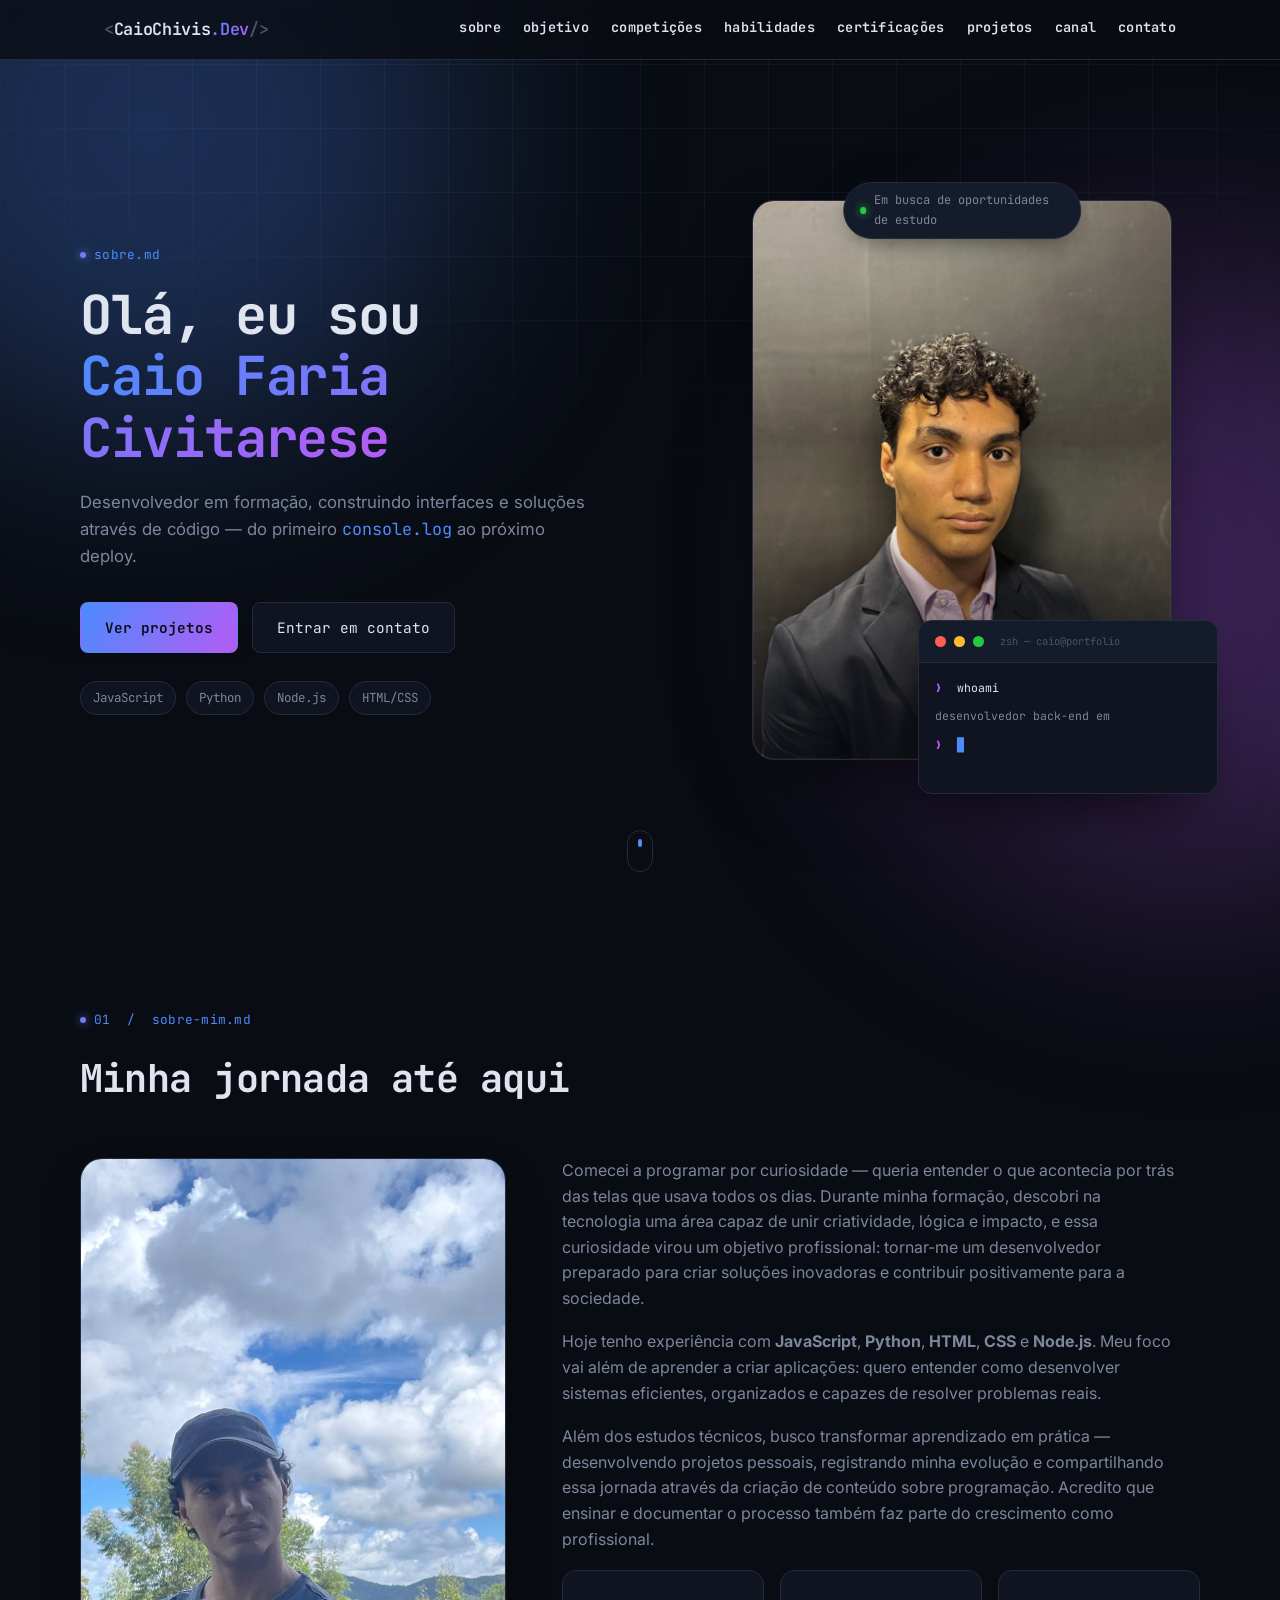
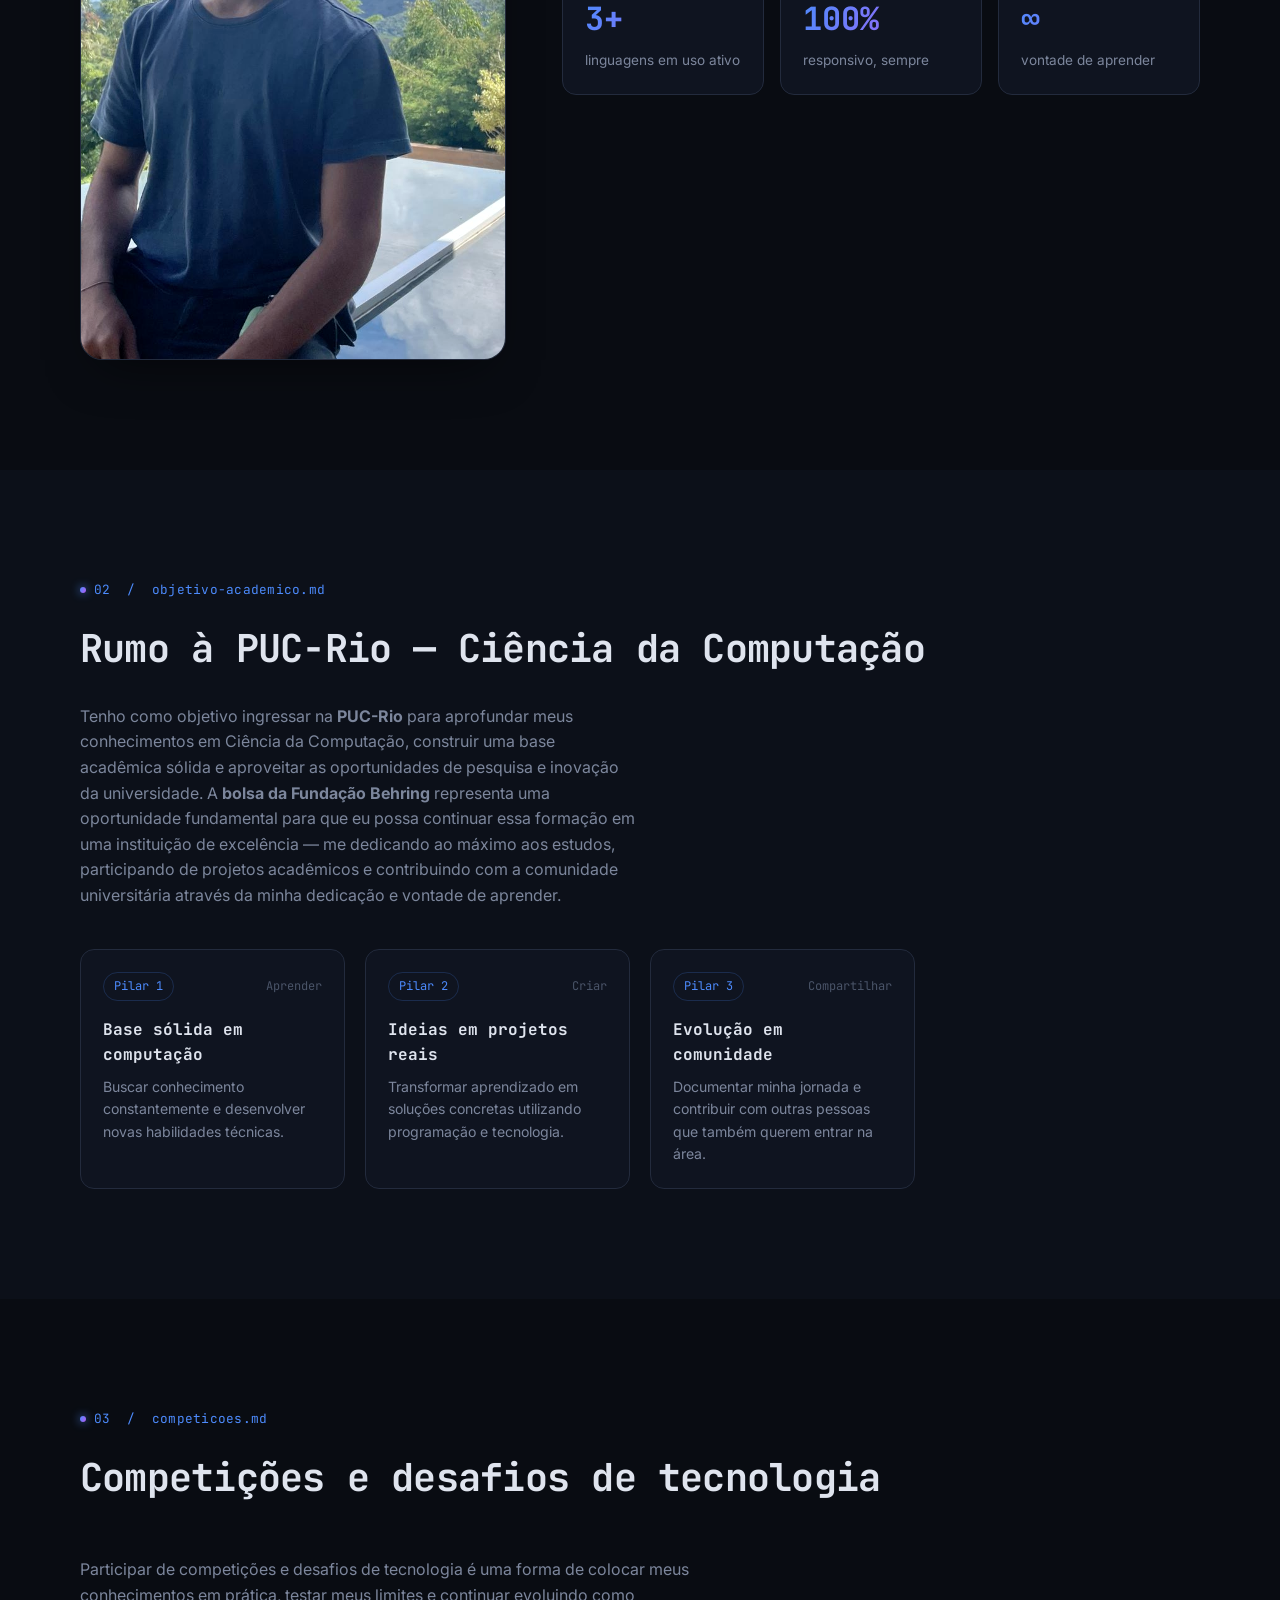
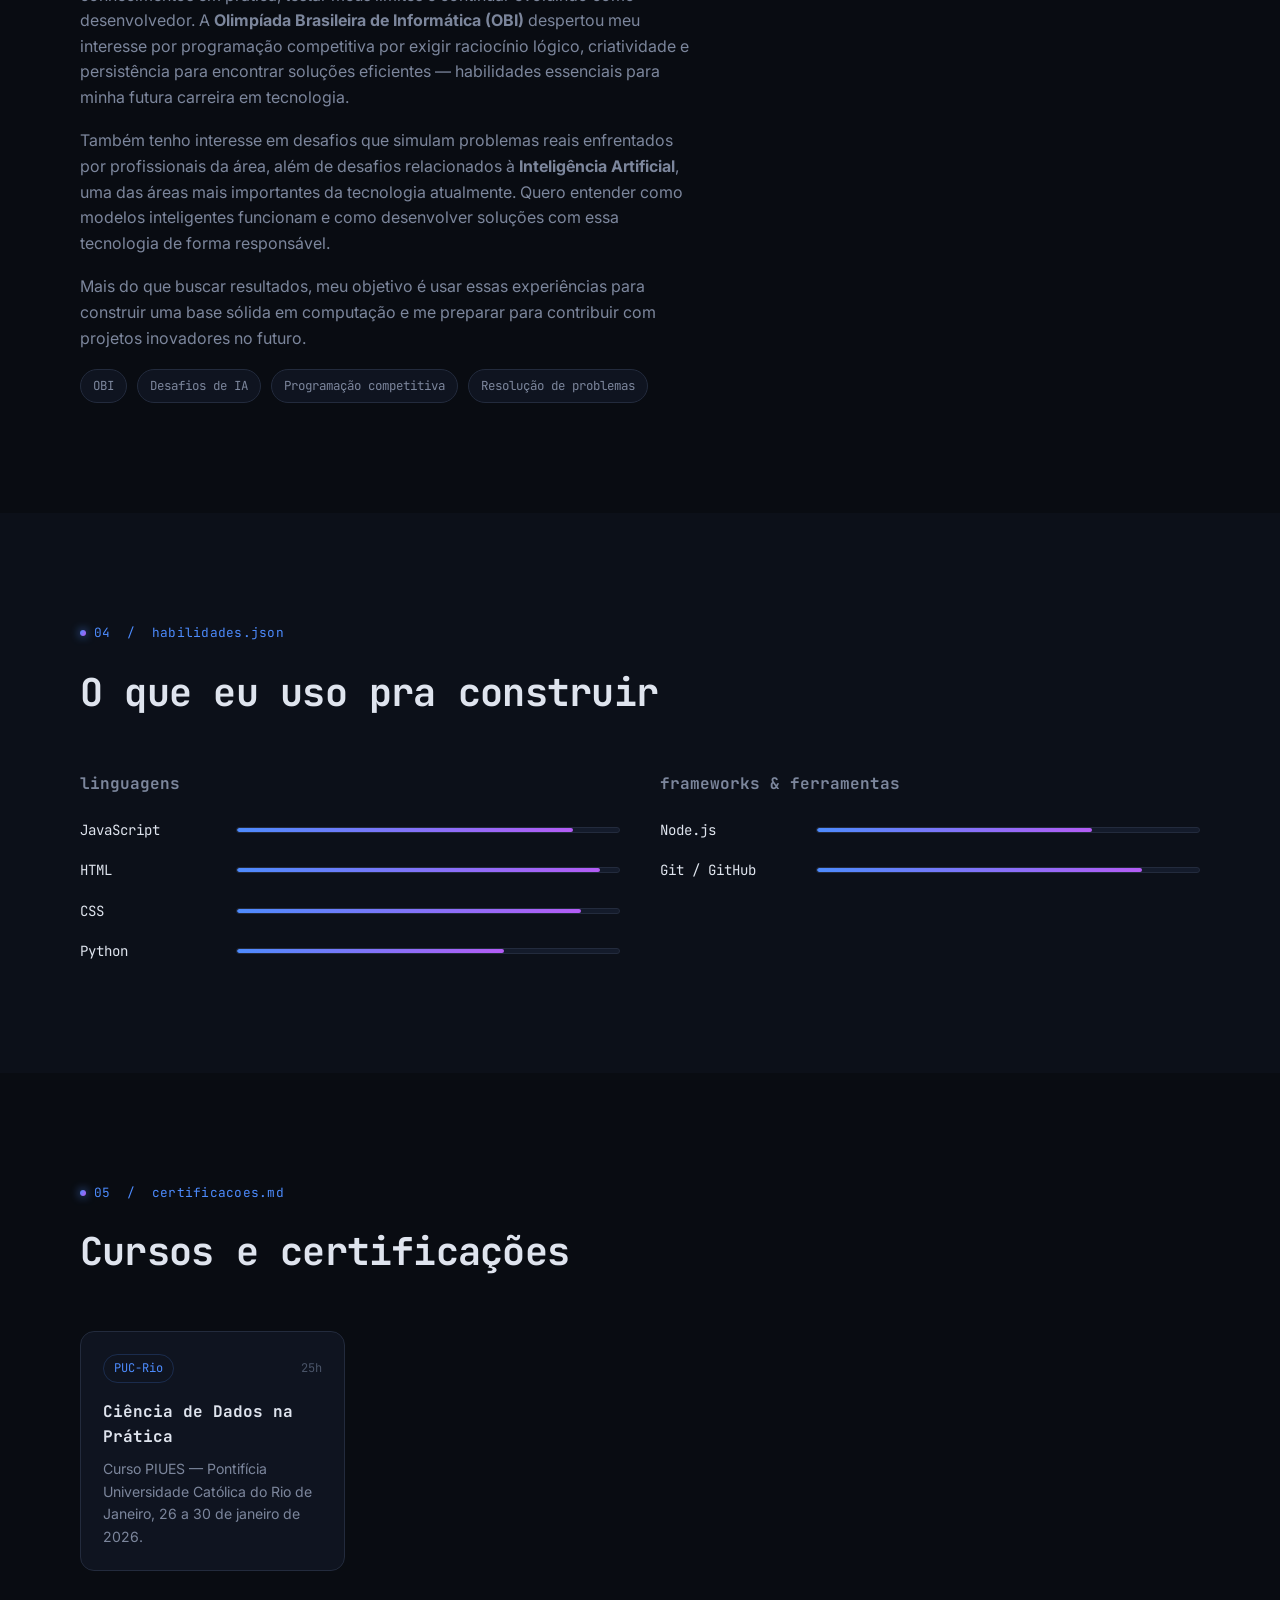
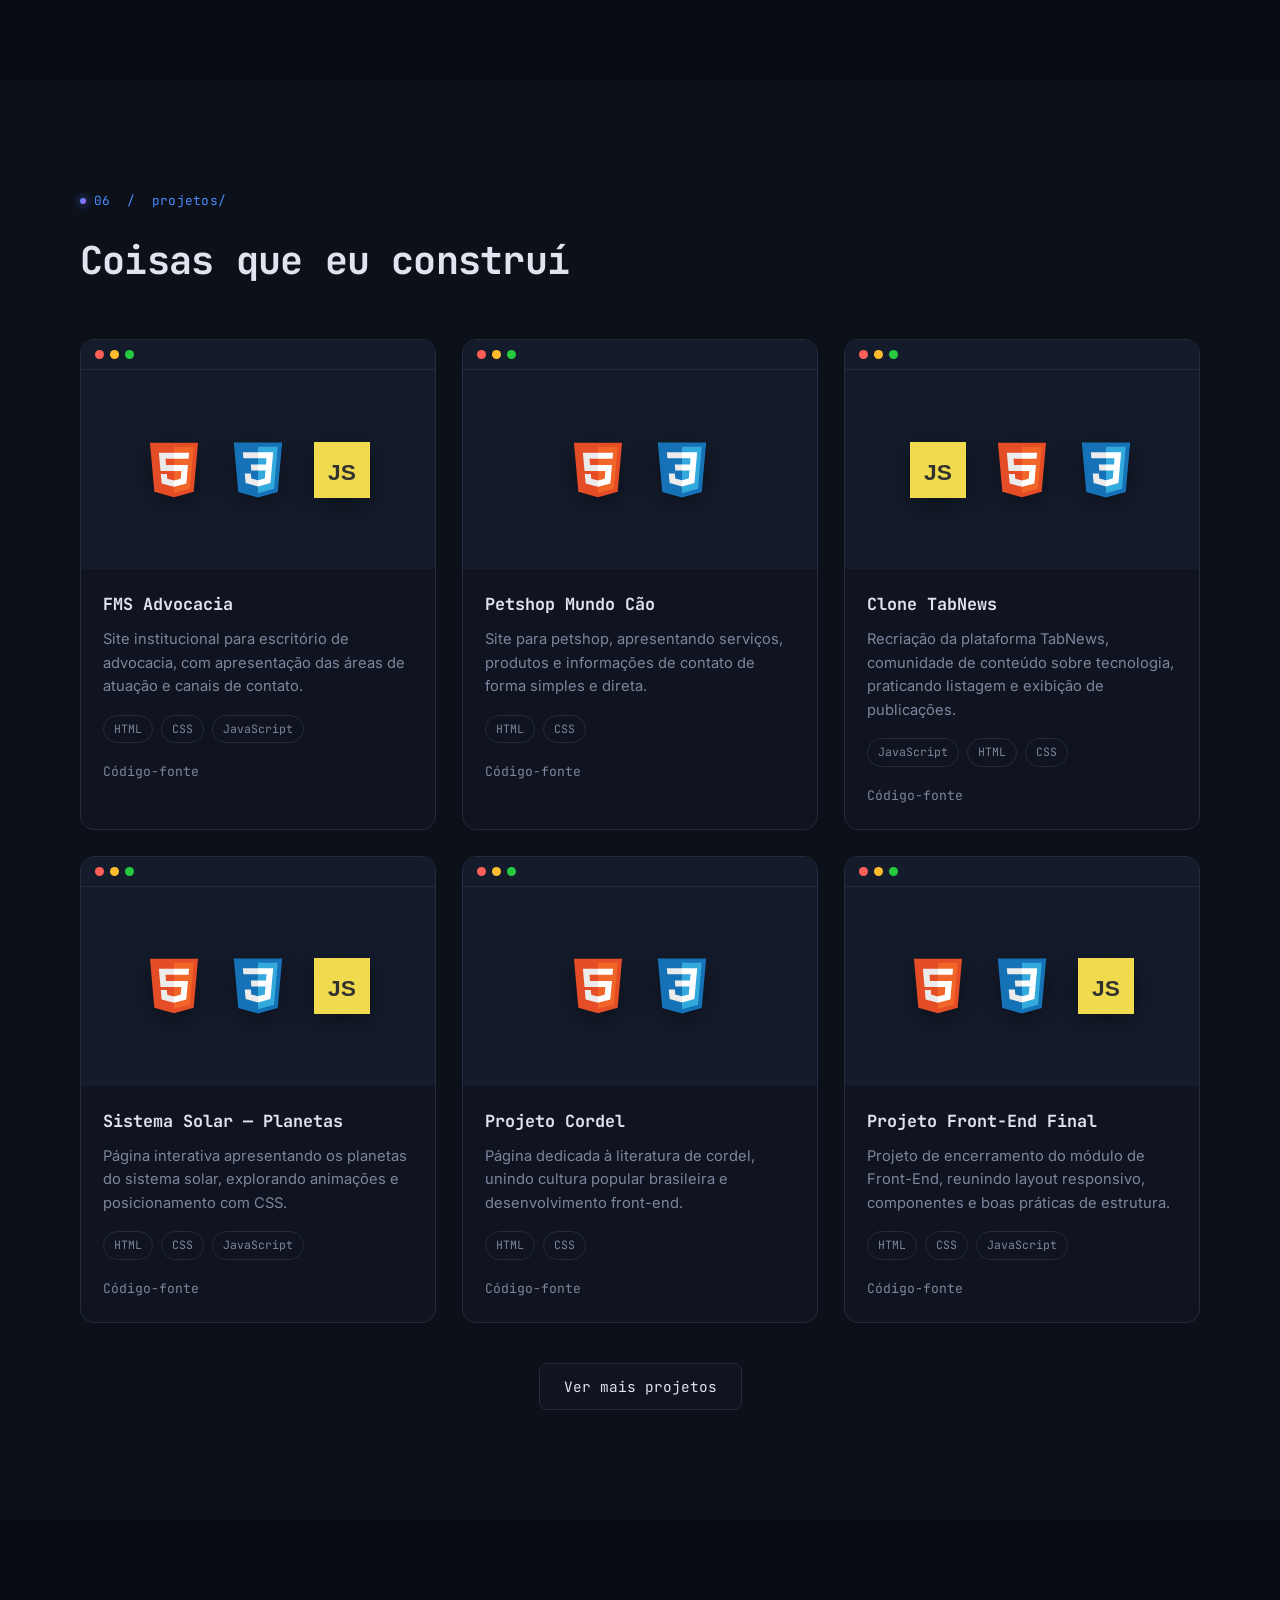
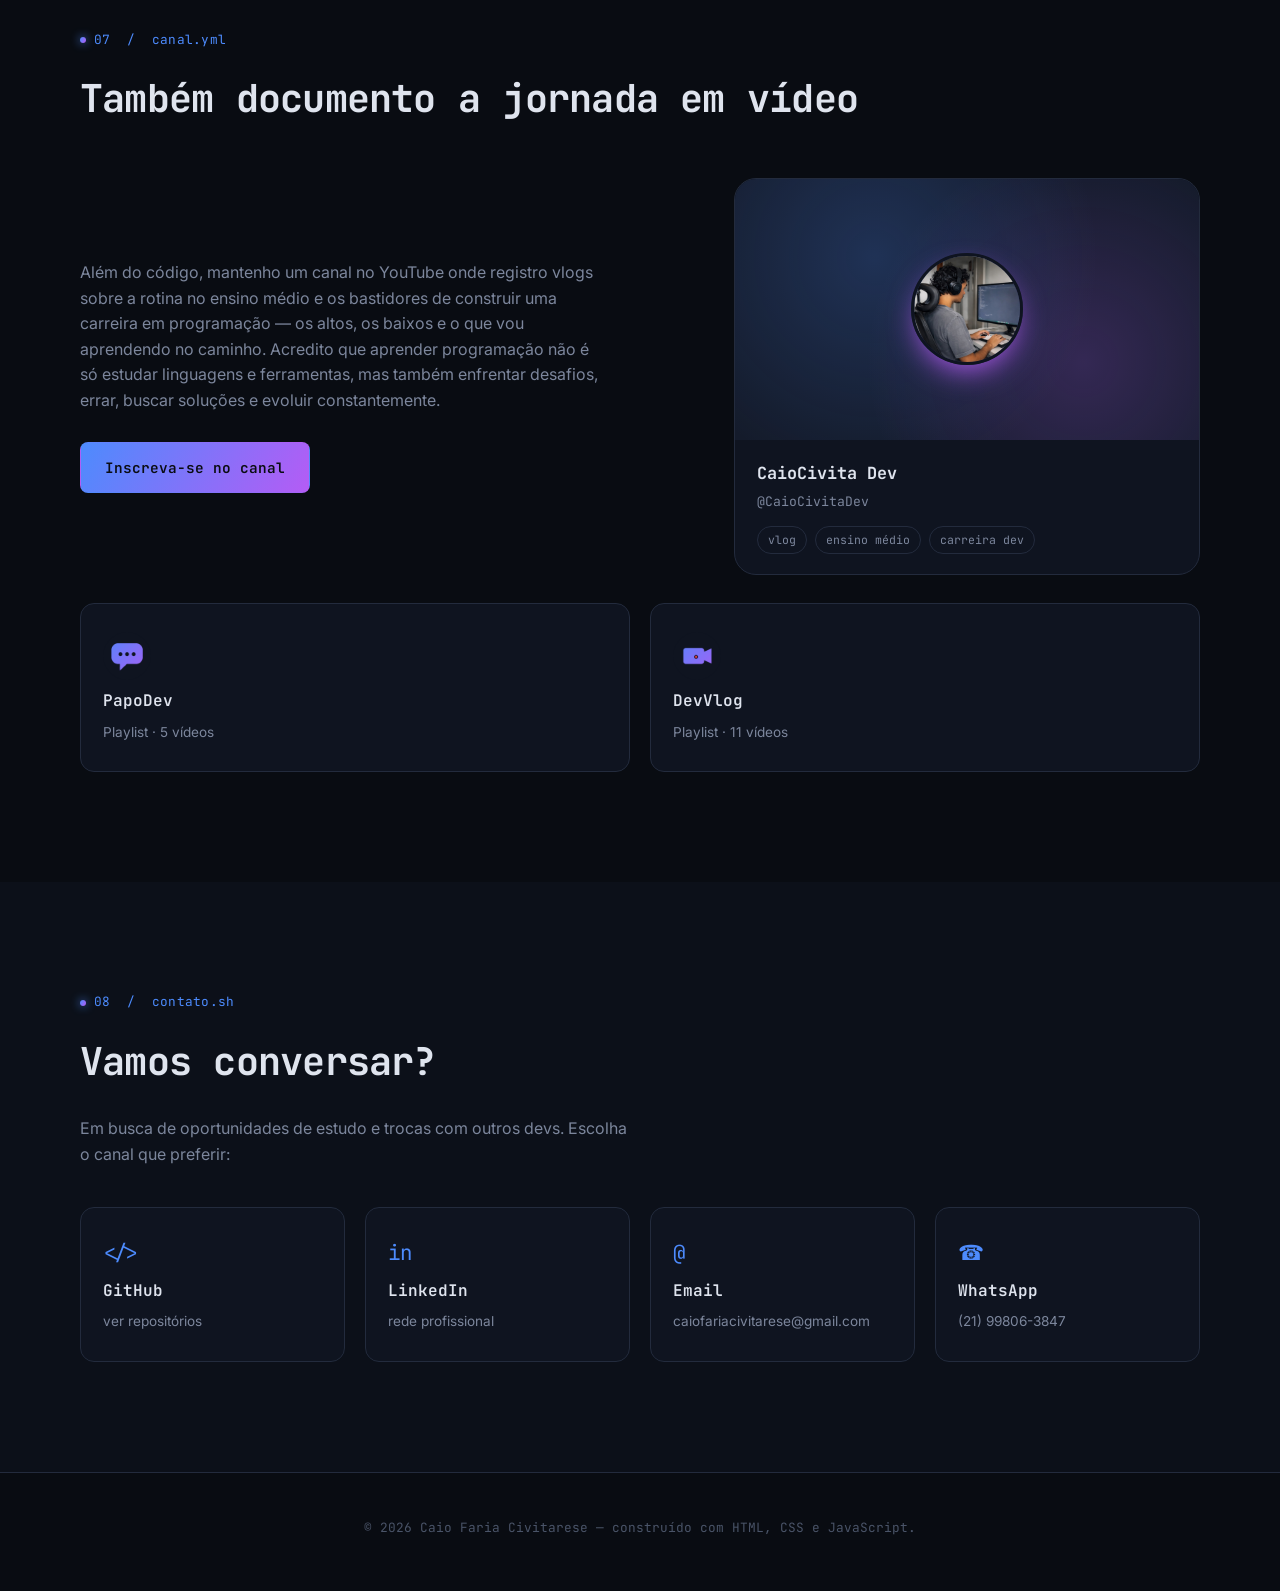
<file: index.html>
<!DOCTYPE html>
<html lang="pt-BR">
<head>
<meta charset="UTF-8">
<meta name="viewport" content="width=device-width, initial-scale=1.0">
<title>Caio Faria Civitarese — Desenvolvedor</title>
<meta name="description" content="Portfólio pessoal de Caio Faria Civitarese, desenvolvedor Back-End.">

<link rel="icon" type="image/png" sizes="32x32" href="images/favicon-32.png">
<link rel="icon" type="image/png" sizes="256x256" href="images/favicon-256.png">
<link rel="apple-touch-icon" sizes="180x180" href="images/apple-touch-icon.png">

<link rel="preconnect" href="https://fonts.googleapis.com">
<link rel="preconnect" href="https://fonts.gstatic.com" crossorigin>
<link href="https://fonts.googleapis.com/css2?family=JetBrains+Mono:wght@400;500;600;700&family=Inter:wght@400;500;600;700;800&display=swap" rel="stylesheet">

<link rel="stylesheet" href="css/style.css">
<link rel="stylesheet" href="css/animations.css">
<link rel="stylesheet" href="css/responsive.css">
</head>
<body>

<!-- background grid / glow -->
<div class="bg-grid" aria-hidden="true"></div>
<div class="bg-glow bg-glow--blue" aria-hidden="true"></div>
<div class="bg-glow bg-glow--purple" aria-hidden="true"></div>

<!-- ================= NAV ================= -->
<header class="nav" id="nav">
  <div class="nav__inner">
    <a href="#top" class="nav__logo">
      <span class="nav__logo-bracket">&lt;</span>CaioChivis<span class="nav__logo-accent">.Dev</span><span class="nav__logo-bracket">/&gt;</span>
    </a>

    <nav class="nav__links" id="navLinks">
      <a href="#sobre">sobre</a>
      <a href="#objetivo">objetivo</a>
      <a href="#competicoes">competições</a>
      <a href="#habilidades">habilidades</a>
      <a href="#certificacoes">certificações</a>
      <a href="#projetos">projetos</a>
      <a href="#canal">canal</a>
      <a href="#contato">contato</a>
    </nav>

    <button class="nav__toggle" id="navToggle" aria-label="Abrir menu" aria-expanded="false">
      <span></span><span></span><span></span>
    </button>
  </div>
</header>

<main id="top">

  <!-- ================= HERO ================= -->
  <section class="hero" id="hero">
    <div class="hero__inner">

      <div class="hero__copy">
        <p class="eyebrow reveal"><span class="eyebrow__dot"></span>sobre.md</p>
        <h1 class="hero__title reveal">
          Olá, eu sou<br>
          <span class="hero__title-name">Caio Faria<br>Civitarese</span>
        </h1>
        <p class="hero__subtitle reveal">
          Desenvolvedor em formação, construindo interfaces e soluções
          através de código &mdash; do primeiro <code>console.log</code>
          ao próximo deploy.
        </p>

        <div class="hero__actions reveal">
          <a href="#projetos" class="btn btn--primary">Ver projetos</a>
          <a href="#contato" class="btn btn--ghost">Entrar em contato</a>
        </div>

        <div class="hero__tags reveal">
          <span class="tag">JavaScript</span>
          <span class="tag">Python</span>
          <span class="tag">Node.js</span>
          <span class="tag">HTML/CSS</span>
        </div>
      </div>

      <div class="hero__visual reveal">
        <div class="hero__photo">
          <img src="images/profile.jpg" alt="Foto de Caio Faria Civitarese" width="900" height="1200" loading="eager">
          <span class="hero__photo-frame" aria-hidden="true"></span>
        </div>

        <div class="terminal terminal--floating">
          <div class="terminal__bar">
            <span class="dot dot--red"></span>
            <span class="dot dot--yellow"></span>
            <span class="dot dot--green"></span>
            <span class="terminal__title">zsh &mdash; caio@portfolio</span>
          </div>
          <div class="terminal__body">
            <p><span class="prompt">❯</span> whoami</p>
            <p class="terminal__out" id="typedOut"></p>
            <p class="terminal__line"><span class="prompt">❯</span> <span class="cursor" aria-hidden="true">&#9608;</span></p>
          </div>
        </div>

        <div class="hero__badge">
          <span class="hero__badge-dot"></span>
          Em busca de oportunidades de estudo
        </div>
      </div>

    </div>
    <a href="#sobre" class="scroll-cue" aria-label="Rolar para a seção seguinte">
      <span></span>
    </a>
  </section>

  <!-- ================= SOBRE ================= -->
  <section class="section" id="sobre">
    <div class="section__inner">
      <p class="eyebrow reveal"><span class="eyebrow__dot"></span>01 &nbsp;/&nbsp; sobre-mim.md</p>
      <h2 class="section__title reveal">Minha jornada até aqui</h2>

      <div class="about">
        <div class="about__side reveal">
          <div class="about__avatar">
            <img src="images/profile-square.jpg" alt="Foto de Caio Faria Civitarese" width="800" height="800" loading="lazy">
          </div>
        </div>

        <div class="about__text reveal">
          <p>
            Comecei a programar por curiosidade &mdash; queria entender o que
            acontecia por trás das telas que usava todos os dias. Durante
            minha formação, descobri na tecnologia uma área capaz de unir
            criatividade, lógica e impacto, e essa curiosidade virou um
            objetivo profissional: tornar-me um desenvolvedor preparado para
            criar soluções inovadoras e contribuir positivamente para a
            sociedade.
          </p>
          <p>
            Hoje tenho experiência com <strong>JavaScript</strong>,
            <strong>Python</strong>, <strong>HTML</strong>,
            <strong>CSS</strong> e <strong>Node.js</strong>. Meu foco vai
            além de aprender a criar aplicações: quero entender como
            desenvolver sistemas eficientes, organizados e capazes de
            resolver problemas reais.
          </p>
          <p>
            Além dos estudos técnicos, busco transformar aprendizado em
            prática &mdash; desenvolvendo projetos pessoais, registrando minha
            evolução e compartilhando essa jornada através da criação de
            conteúdo sobre programação. Acredito que ensinar e documentar o
            processo também faz parte do crescimento como profissional.
          </p>

          <div class="about__stats about__stats--row">
            <div class="stat-card">
              <span class="stat-card__value">3+</span>
              <span class="stat-card__label">linguagens em uso ativo</span>
            </div>
            <div class="stat-card">
              <span class="stat-card__value">100%</span>
              <span class="stat-card__label">responsivo, sempre</span>
            </div>
            <div class="stat-card">
              <span class="stat-card__value">∞</span>
              <span class="stat-card__label">vontade de aprender</span>
            </div>
          </div>
        </div>
      </div>
    </div>
  </section>

  <!-- ================= OBJETIVO ACADÊMICO ================= -->
  <section class="section section--alt" id="objetivo">
    <div class="section__inner">
      <p class="eyebrow reveal"><span class="eyebrow__dot"></span>02 &nbsp;/&nbsp; objetivo-academico.md</p>
      <h2 class="section__title reveal">Rumo à PUC-Rio &mdash; Ciência da Computação</h2>
      <p class="contact__lead reveal">
        Tenho como objetivo ingressar na <strong>PUC-Rio</strong> para
        aprofundar meus conhecimentos em Ciência da Computação, construir
        uma base acadêmica sólida e aproveitar as oportunidades de pesquisa
        e inovação da universidade. A <strong>bolsa da Fundação Behring</strong>
        representa uma oportunidade fundamental para que eu possa continuar
        essa formação em uma instituição de excelência &mdash; me dedicando ao
        máximo aos estudos, participando de projetos acadêmicos e
        contribuindo com a comunidade universitária através da minha
        dedicação e vontade de aprender.
      </p>

      <div class="certs">
        <div class="cert-card reveal">
          <div class="cert-card__top">
            <span class="cert-card__badge">Pilar 1</span>
            <span class="cert-card__hours">Aprender</span>
          </div>
          <h3>Base sólida em computação</h3>
          <p>Buscar conhecimento constantemente e desenvolver novas habilidades técnicas.</p>
        </div>
        <div class="cert-card reveal">
          <div class="cert-card__top">
            <span class="cert-card__badge">Pilar 2</span>
            <span class="cert-card__hours">Criar</span>
          </div>
          <h3>Ideias em projetos reais</h3>
          <p>Transformar aprendizado em soluções concretas utilizando programação e tecnologia.</p>
        </div>
        <div class="cert-card reveal">
          <div class="cert-card__top">
            <span class="cert-card__badge">Pilar 3</span>
            <span class="cert-card__hours">Compartilhar</span>
          </div>
          <h3>Evolução em comunidade</h3>
          <p>Documentar minha jornada e contribuir com outras pessoas que também querem entrar na área.</p>
        </div>
      </div>
    </div>
  </section>

  <!-- ================= COMPETIÇÕES ================= -->
  <section class="section" id="competicoes">
    <div class="section__inner">
      <p class="eyebrow reveal"><span class="eyebrow__dot"></span>03 &nbsp;/&nbsp; competicoes.md</p>
      <h2 class="section__title reveal">Competições e desafios de tecnologia</h2>

      <div class="about__text reveal">
        <p>
          Participar de competições e desafios de tecnologia é uma forma de
          colocar meus conhecimentos em prática, testar meus limites e
          continuar evoluindo como desenvolvedor. A
          <strong>Olimpíada Brasileira de Informática (OBI)</strong>
          despertou meu interesse por programação competitiva por exigir
          raciocínio lógico, criatividade e persistência para encontrar
          soluções eficientes &mdash; habilidades essenciais para minha futura
          carreira em tecnologia.
        </p>
        <p>
          Também tenho interesse em desafios que simulam problemas reais
          enfrentados por profissionais da área, além de desafios
          relacionados à <strong>Inteligência Artificial</strong>, uma das
          áreas mais importantes da tecnologia atualmente. Quero entender
          como modelos inteligentes funcionam e como desenvolver soluções
          com essa tecnologia de forma responsável.
        </p>
        <p>
          Mais do que buscar resultados, meu objetivo é usar essas
          experiências para construir uma base sólida em computação e me
          preparar para contribuir com projetos inovadores no futuro.
        </p>
        <div class="hero__tags" style="margin-top: 8px;">
          <span class="tag">OBI</span>
          <span class="tag">Desafios de IA</span>
          <span class="tag">Programação competitiva</span>
          <span class="tag">Resolução de problemas</span>
        </div>
      </div>
    </div>
  </section>

  <!-- ================= HABILIDADES ================= -->
  <section class="section section--alt" id="habilidades">
    <div class="section__inner">
      <p class="eyebrow reveal"><span class="eyebrow__dot"></span>04 &nbsp;/&nbsp; habilidades.json</p>
      <h2 class="section__title reveal">O que eu uso pra construir</h2>

      <div class="skills">
        <div class="skill-group reveal">
          <h3 class="skill-group__title">Linguagens</h3>
          <ul class="skill-list">
            <li class="skill"><span>JavaScript</span><div class="skill__bar"><span style="--w:88%"></span></div></li>
            <li class="skill"><span>HTML</span><div class="skill__bar"><span style="--w:95%"></span></div></li>
            <li class="skill"><span>CSS</span><div class="skill__bar"><span style="--w:90%"></span></div></li>
            <li class="skill"><span>Python</span><div class="skill__bar"><span style="--w:70%"></span></div></li>
          </ul>
        </div>

        <div class="skill-group reveal">
          <h3 class="skill-group__title">Frameworks &amp; ferramentas</h3>
          <ul class="skill-list">
            <li class="skill"><span>Node.js</span><div class="skill__bar"><span style="--w:72%"></span></div></li>
            <li class="skill"><span>Git / GitHub</span><div class="skill__bar"><span style="--w:85%"></span></div></li>
          </ul>
        </div>
      </div>
    </div>
  </section>

  <!-- ================= CERTIFICAÇÕES ================= -->
  <section class="section" id="certificacoes">
    <div class="section__inner">
      <p class="eyebrow reveal"><span class="eyebrow__dot"></span>05 &nbsp;/&nbsp; certificacoes.md</p>
      <h2 class="section__title reveal">Cursos e certificações</h2>

      <div class="certs">
        <div class="cert-card reveal">
          <div class="cert-card__top">
            <span class="cert-card__badge">PUC-Rio</span>
            <span class="cert-card__hours">25h</span>
          </div>
          <h3>Ciência de Dados na Prática</h3>
          <p>Curso PIUES &mdash; Pontifícia Universidade Católica do Rio de Janeiro, 26 a 30 de janeiro de 2026.</p>
        </div>
      </div>
    </div>
  </section>

  <!-- ================= PROJETOS ================= -->
  <section class="section section--alt" id="projetos">
    <div class="section__inner">
      <p class="eyebrow reveal"><span class="eyebrow__dot"></span>06 &nbsp;/&nbsp; projetos/</p>
      <h2 class="section__title reveal">Coisas que eu construí</h2>

      <div class="projects">

        <article class="project-card reveal">
          <div class="project-card__window">
            <div class="project-card__bar">
              <span class="dot dot--red"></span><span class="dot dot--yellow"></span><span class="dot dot--green"></span>
            </div>
            <div class="project-card__thumb project-card__thumb--a project-card__thumb--tech">
              <img src="images/icons/html5.svg" alt="HTML5" class="tech-icon" loading="lazy">
              <img src="images/icons/css3.svg" alt="CSS3" class="tech-icon" loading="lazy">
              <img src="images/icons/javascript.svg" alt="JavaScript" class="tech-icon" loading="lazy">
            </div>
          </div>
          <div class="project-card__body">
            <h3>FMS Advocacia</h3>
            <p>Site institucional para escritório de advocacia, com apresentação das áreas de atuação e canais de contato.</p>
            <div class="project-card__tags">
              <span class="tag tag--sm">HTML</span>
              <span class="tag tag--sm">CSS</span>
              <span class="tag tag--sm">JavaScript</span>
            </div>
            <div class="project-card__links">
              <a href="https://github.com/CaioCivitarese/FMS---Advocacia" target="_blank" rel="noopener" class="link-btn">Código-fonte</a>
            </div>
          </div>
        </article>

        <article class="project-card reveal">
          <div class="project-card__window">
            <div class="project-card__bar">
              <span class="dot dot--red"></span><span class="dot dot--yellow"></span><span class="dot dot--green"></span>
            </div>
            <div class="project-card__thumb project-card__thumb--b project-card__thumb--tech">
              <img src="images/icons/html5.svg" alt="HTML5" class="tech-icon" loading="lazy">
              <img src="images/icons/css3.svg" alt="CSS3" class="tech-icon" loading="lazy">
            </div>
          </div>
          <div class="project-card__body">
            <h3>Petshop Mundo Cão</h3>
            <p>Site para petshop, apresentando serviços, produtos e informações de contato de forma simples e direta.</p>
            <div class="project-card__tags">
              <span class="tag tag--sm">HTML</span>
              <span class="tag tag--sm">CSS</span>
            </div>
            <div class="project-card__links">
              <a href="https://github.com/CaioCivitarese/petshop_mundo-cao" target="_blank" rel="noopener" class="link-btn">Código-fonte</a>
            </div>
          </div>
        </article>

        <article class="project-card reveal">
          <div class="project-card__window">
            <div class="project-card__bar">
              <span class="dot dot--red"></span><span class="dot dot--yellow"></span><span class="dot dot--green"></span>
            </div>
            <div class="project-card__thumb project-card__thumb--c project-card__thumb--tech">
              <img src="images/icons/javascript.svg" alt="JavaScript" class="tech-icon" loading="lazy">
              <img src="images/icons/html5.svg" alt="HTML5" class="tech-icon" loading="lazy">
              <img src="images/icons/css3.svg" alt="CSS3" class="tech-icon" loading="lazy">
            </div>
          </div>
          <div class="project-card__body">
            <h3>Clone TabNews</h3>
            <p>Recriação da plataforma TabNews, comunidade de conteúdo sobre tecnologia, praticando listagem e exibição de publicações.</p>
            <div class="project-card__tags">
              <span class="tag tag--sm">JavaScript</span>
              <span class="tag tag--sm">HTML</span>
              <span class="tag tag--sm">CSS</span>
            </div>
            <div class="project-card__links">
              <a href="https://github.com/CaioCivitarese/clone-tabnews" target="_blank" rel="noopener" class="link-btn">Código-fonte</a>
            </div>
          </div>
        </article>

        <article class="project-card reveal">
          <div class="project-card__window">
            <div class="project-card__bar">
              <span class="dot dot--red"></span><span class="dot dot--yellow"></span><span class="dot dot--green"></span>
            </div>
            <div class="project-card__thumb project-card__thumb--d project-card__thumb--tech">
              <img src="images/icons/html5.svg" alt="HTML5" class="tech-icon" loading="lazy">
              <img src="images/icons/css3.svg" alt="CSS3" class="tech-icon" loading="lazy">
              <img src="images/icons/javascript.svg" alt="JavaScript" class="tech-icon" loading="lazy">
            </div>
          </div>
          <div class="project-card__body">
            <h3>Sistema Solar &mdash; Planetas</h3>
            <p>Página interativa apresentando os planetas do sistema solar, explorando animações e posicionamento com CSS.</p>
            <div class="project-card__tags">
              <span class="tag tag--sm">HTML</span>
              <span class="tag tag--sm">CSS</span>
              <span class="tag tag--sm">JavaScript</span>
            </div>
            <div class="project-card__links">
              <a href="https://github.com/CaioCivitarese/planetas_cistema_solar" target="_blank" rel="noopener" class="link-btn">Código-fonte</a>
            </div>
          </div>
        </article>

        <article class="project-card reveal">
          <div class="project-card__window">
            <div class="project-card__bar">
              <span class="dot dot--red"></span><span class="dot dot--yellow"></span><span class="dot dot--green"></span>
            </div>
            <div class="project-card__thumb project-card__thumb--e project-card__thumb--tech">
              <img src="images/icons/html5.svg" alt="HTML5" class="tech-icon" loading="lazy">
              <img src="images/icons/css3.svg" alt="CSS3" class="tech-icon" loading="lazy">
            </div>
          </div>
          <div class="project-card__body">
            <h3>Projeto Cordel</h3>
            <p>Página dedicada à literatura de cordel, unindo cultura popular brasileira e desenvolvimento front-end.</p>
            <div class="project-card__tags">
              <span class="tag tag--sm">HTML</span>
              <span class="tag tag--sm">CSS</span>
            </div>
            <div class="project-card__links">
              <a href="https://github.com/CaioCivitarese/projeto-cordel" target="_blank" rel="noopener" class="link-btn">Código-fonte</a>
            </div>
          </div>
        </article>

        <article class="project-card reveal">
          <div class="project-card__window">
            <div class="project-card__bar">
              <span class="dot dot--red"></span><span class="dot dot--yellow"></span><span class="dot dot--green"></span>
            </div>
            <div class="project-card__thumb project-card__thumb--f project-card__thumb--tech">
              <img src="images/icons/html5.svg" alt="HTML5" class="tech-icon" loading="lazy">
              <img src="images/icons/css3.svg" alt="CSS3" class="tech-icon" loading="lazy">
              <img src="images/icons/javascript.svg" alt="JavaScript" class="tech-icon" loading="lazy">
            </div>
          </div>
          <div class="project-card__body">
            <h3>Projeto Front-End Final</h3>
            <p>Projeto de encerramento do módulo de Front-End, reunindo layout responsivo, componentes e boas práticas de estrutura.</p>
            <div class="project-card__tags">
              <span class="tag tag--sm">HTML</span>
              <span class="tag tag--sm">CSS</span>
              <span class="tag tag--sm">JavaScript</span>
            </div>
            <div class="project-card__links">
              <a href="https://github.com/CaioCivitarese/Projeto-Front-End-Final" target="_blank" rel="noopener" class="link-btn">Código-fonte</a>
            </div>
          </div>
        </article>

        <article class="project-card reveal project-card--extra">
          <div class="project-card__window">
            <div class="project-card__bar">
              <span class="dot dot--red"></span><span class="dot dot--yellow"></span><span class="dot dot--green"></span>
            </div>
            <div class="project-card__thumb project-card__thumb--tech project-card__thumb--code">
              <img src="images/icons/python.svg" alt="Python" class="tech-icon" loading="lazy">
              <span class="thumb-year-badge">OBI 2020</span>
            </div>
          </div>
          <div class="project-card__body">
            <h3>Simulado OBI 2020</h3>
            <p>Resolução do simulado da Olimpíada Brasileira de Informática de 2020, como preparo para o desafio de admissão da PUC-Rio.</p>
            <div class="project-card__tags">
              <span class="tag tag--sm">Python</span>
              <span class="tag tag--sm">OBI</span>
              <span class="tag tag--sm">Lógica</span>
            </div>
            <div class="project-card__links">
              <a href="https://github.com/CaioCivitarese/Exercicios_para_desafio_PUC/tree/21b0c921e2b862e3011e91d850f79173537aef38/Exercicios%20simulados/Prova%20OBI%202020" target="_blank" rel="noopener" class="link-btn">Código-fonte</a>
            </div>
          </div>
        </article>

        <article class="project-card reveal project-card--extra">
          <div class="project-card__window">
            <div class="project-card__bar">
              <span class="dot dot--red"></span><span class="dot dot--yellow"></span><span class="dot dot--green"></span>
            </div>
            <div class="project-card__thumb project-card__thumb--tech project-card__thumb--code">
              <img src="images/icons/python.svg" alt="Python" class="tech-icon" loading="lazy">
              <span class="thumb-year-badge">OBI 2021</span>
            </div>
          </div>
          <div class="project-card__body">
            <h3>Simulado OBI 2021</h3>
            <p>Resolução do simulado da Olimpíada Brasileira de Informática de 2021, como preparo para o desafio de admissão da PUC-Rio.</p>
            <div class="project-card__tags">
              <span class="tag tag--sm">Python</span>
              <span class="tag tag--sm">OBI</span>
              <span class="tag tag--sm">Lógica</span>
            </div>
            <div class="project-card__links">
              <a href="https://github.com/CaioCivitarese/Exercicios_para_desafio_PUC/tree/21b0c921e2b862e3011e91d850f79173537aef38/Exercicios%20simulados/Prova%20OBI%202021" target="_blank" rel="noopener" class="link-btn">Código-fonte</a>
            </div>
          </div>
        </article>

        <article class="project-card reveal project-card--extra">
          <div class="project-card__window">
            <div class="project-card__bar">
              <span class="dot dot--red"></span><span class="dot dot--yellow"></span><span class="dot dot--green"></span>
            </div>
            <div class="project-card__thumb project-card__thumb--tech project-card__thumb--code">
              <img src="images/icons/python.svg" alt="Python" class="tech-icon" loading="lazy">
              <span class="thumb-year-badge">OBI 2022</span>
            </div>
          </div>
          <div class="project-card__body">
            <h3>Simulado OBI 2022</h3>
            <p>Resolução do simulado da Olimpíada Brasileira de Informática de 2022, como preparo para o desafio de admissão da PUC-Rio.</p>
            <div class="project-card__tags">
              <span class="tag tag--sm">Python</span>
              <span class="tag tag--sm">OBI</span>
              <span class="tag tag--sm">Lógica</span>
            </div>
            <div class="project-card__links">
              <a href="https://github.com/CaioCivitarese/Exercicios_para_desafio_PUC/tree/21b0c921e2b862e3011e91d850f79173537aef38/Exercicios%20simulados/Prova%20OBI%202022" target="_blank" rel="noopener" class="link-btn">Código-fonte</a>
            </div>
          </div>
        </article>

        <article class="project-card reveal project-card--extra">
          <div class="project-card__window">
            <div class="project-card__bar">
              <span class="dot dot--red"></span><span class="dot dot--yellow"></span><span class="dot dot--green"></span>
            </div>
            <div class="project-card__thumb project-card__thumb--tech project-card__thumb--code">
              <img src="images/icons/python.svg" alt="Python" class="tech-icon" loading="lazy">
              <span class="thumb-year-badge">OBI 2023</span>
            </div>
          </div>
          <div class="project-card__body">
            <h3>Simulado OBI 2023</h3>
            <p>Resolução do simulado da Olimpíada Brasileira de Informática de 2023, como preparo para o desafio de admissão da PUC-Rio.</p>
            <div class="project-card__tags">
              <span class="tag tag--sm">Python</span>
              <span class="tag tag--sm">OBI</span>
              <span class="tag tag--sm">Lógica</span>
            </div>
            <div class="project-card__links">
              <a href="https://github.com/CaioCivitarese/Exercicios_para_desafio_PUC/tree/21b0c921e2b862e3011e91d850f79173537aef38/Exercicios%20simulados/Prova%20OBI%202023" target="_blank" rel="noopener" class="link-btn">Código-fonte</a>
            </div>
          </div>
        </article>

        <article class="project-card reveal project-card--extra">
          <div class="project-card__window">
            <div class="project-card__bar">
              <span class="dot dot--red"></span><span class="dot dot--yellow"></span><span class="dot dot--green"></span>
            </div>
            <div class="project-card__thumb project-card__thumb--tech project-card__thumb--code">
              <img src="images/icons/python.svg" alt="Python" class="tech-icon" loading="lazy">
              <span class="thumb-year-badge">OBI 2024</span>
            </div>
          </div>
          <div class="project-card__body">
            <h3>Simulado OBI 2024</h3>
            <p>Resolução do simulado da Olimpíada Brasileira de Informática de 2024, como preparo para o desafio de admissão da PUC-Rio.</p>
            <div class="project-card__tags">
              <span class="tag tag--sm">Python</span>
              <span class="tag tag--sm">OBI</span>
              <span class="tag tag--sm">Lógica</span>
            </div>
            <div class="project-card__links">
              <a href="https://github.com/CaioCivitarese/Exercicios_para_desafio_PUC/tree/21b0c921e2b862e3011e91d850f79173537aef38/Exercicios%20simulados/Prova%20OBI%202024" target="_blank" rel="noopener" class="link-btn">Código-fonte</a>
            </div>
          </div>
        </article>

        <article class="project-card reveal project-card--extra">
          <div class="project-card__window">
            <div class="project-card__bar">
              <span class="dot dot--red"></span><span class="dot dot--yellow"></span><span class="dot dot--green"></span>
            </div>
            <div class="project-card__thumb project-card__thumb--tech project-card__thumb--code">
              <img src="images/icons/python.svg" alt="Python" class="tech-icon" loading="lazy">
              <span class="thumb-year-badge">OBI 2025</span>
            </div>
          </div>
          <div class="project-card__body">
            <h3>Simulado OBI 2025</h3>
            <p>Resolução do simulado da Olimpíada Brasileira de Informática de 2025, como preparo para o desafio de admissão da PUC-Rio.</p>
            <div class="project-card__tags">
              <span class="tag tag--sm">Python</span>
              <span class="tag tag--sm">OBI</span>
              <span class="tag tag--sm">Lógica</span>
            </div>
            <div class="project-card__links">
              <a href="https://github.com/CaioCivitarese/Exercicios_para_desafio_PUC/tree/21b0c921e2b862e3011e91d850f79173537aef38/Exercicios%20simulados/Prova%20OBI%202025" target="_blank" rel="noopener" class="link-btn">Código-fonte</a>
            </div>
          </div>
        </article>

      </div>

      <div class="projects__toggle-wrap reveal">
        <button type="button" id="projectsToggle" class="btn btn--ghost" aria-expanded="false">
          Ver mais projetos
        </button>
      </div>
    </div>
  </section>

  <!-- ================= CANAL ================= -->
  <section class="section" id="canal">
    <div class="section__inner">
      <p class="eyebrow reveal"><span class="eyebrow__dot"></span>07 &nbsp;/&nbsp; canal.yml</p>
      <h2 class="section__title reveal">Também documento a jornada em vídeo</h2>

      <div class="channel">
        <div class="channel__text reveal">
          <p>
            Além do código, mantenho um canal no YouTube onde registro vlogs
            sobre a rotina no ensino médio e os bastidores de construir uma
            carreira em programação &mdash; os altos, os baixos e o que vou
            aprendendo no caminho. Acredito que aprender programação não é
            só estudar linguagens e ferramentas, mas também enfrentar
            desafios, errar, buscar soluções e evoluir constantemente.
          </p>
          <a href="https://www.youtube.com/@CaioCivitaDev" target="_blank" rel="noopener" class="btn btn--primary">
            Inscreva-se no canal
          </a>
        </div>

        <a href="https://www.youtube.com/@CaioCivitaDev" target="_blank" rel="noopener" class="channel-card reveal">
          <div class="channel-card__thumb">
            <img src="images/channel-icon.jpg" alt="Ícone do canal CaioCivita Dev" class="channel-card__play channel-card__play--img">
          </div>
          <div class="channel-card__body">
            <h3>CaioCivita Dev</h3>
            <p>@CaioCivitaDev</p>
            <div class="channel-card__tags">
              <span class="tag tag--sm">vlog</span>
              <span class="tag tag--sm">ensino médio</span>
              <span class="tag tag--sm">carreira dev</span>
            </div>
          </div>
        </a>
      </div>

      <div class="channel__playlists-grid reveal">
        <a href="https://www.youtube.com/playlist?list=PL5Va8uAeuE2C1fXuVxkWq1skU9_wcOkIi" target="_blank" rel="noopener" class="contact-card">
          <img src="images/icons/playlist-papodev.png" alt="" class="contact-card__icon contact-card__icon--img" aria-hidden="true">
          <span class="contact-card__label">PapoDev</span>
          <span class="contact-card__sub">Playlist &middot; 5 vídeos</span>
        </a>
        <a href="https://www.youtube.com/playlist?list=PL5Va8uAeuE2CGywhgll2UGjlwlc6eiIBK" target="_blank" rel="noopener" class="contact-card">
          <img src="images/icons/playlist-devvlog.png" alt="" class="contact-card__icon contact-card__icon--img" aria-hidden="true">
          <span class="contact-card__label">DevVlog</span>
          <span class="contact-card__sub">Playlist &middot; 11 vídeos</span>
        </a>
      </div>
    </div>
  </section>

  <!-- ================= CONTATO ================= -->
  <section class="section section--alt" id="contato">
    <div class="section__inner">
      <p class="eyebrow reveal"><span class="eyebrow__dot"></span>08 &nbsp;/&nbsp; contato.sh</p>
      <h2 class="section__title reveal">Vamos conversar?</h2>
      <p class="contact__lead reveal">
        Em busca de oportunidades de estudo e trocas com outros devs.
        Escolha o canal que preferir:
      </p>

      <div class="contact__grid reveal">
        <a href="https://github.com/CaioCivitarese" target="_blank" rel="noopener" class="contact-card">
          <span class="contact-card__icon">&#60;/&#62;</span>
          <span class="contact-card__label">GitHub</span>
          <span class="contact-card__sub">ver repositórios</span>
        </a>
        <a href="https://www.linkedin.com/in/caio-civitarese-8b84b741a" target="_blank" rel="noopener" class="contact-card">
          <span class="contact-card__icon">in</span>
          <span class="contact-card__label">LinkedIn</span>
          <span class="contact-card__sub">rede profissional</span>
        </a>
        <a href="mailto:caiofariacivitarese@gmail.com" class="contact-card">
          <span class="contact-card__icon">@</span>
          <span class="contact-card__label">Email</span>
          <span class="contact-card__sub">caiofariacivitarese@gmail.com</span>
        </a>
        <a href="https://wa.me/5521998063847" target="_blank" rel="noopener" class="contact-card">
          <span class="contact-card__icon">&#9742;</span>
          <span class="contact-card__label">WhatsApp</span>
          <span class="contact-card__sub">(21) 99806-3847</span>
        </a>
      </div>
    </div>
  </section>

</main>

<footer class="footer">
  <p>&copy; <span id="year"></span> Caio Faria Civitarese &mdash; construído com HTML, CSS e JavaScript.</p>
</footer>

<script src="js/script.js"></script>
</body>
</html>
</file>
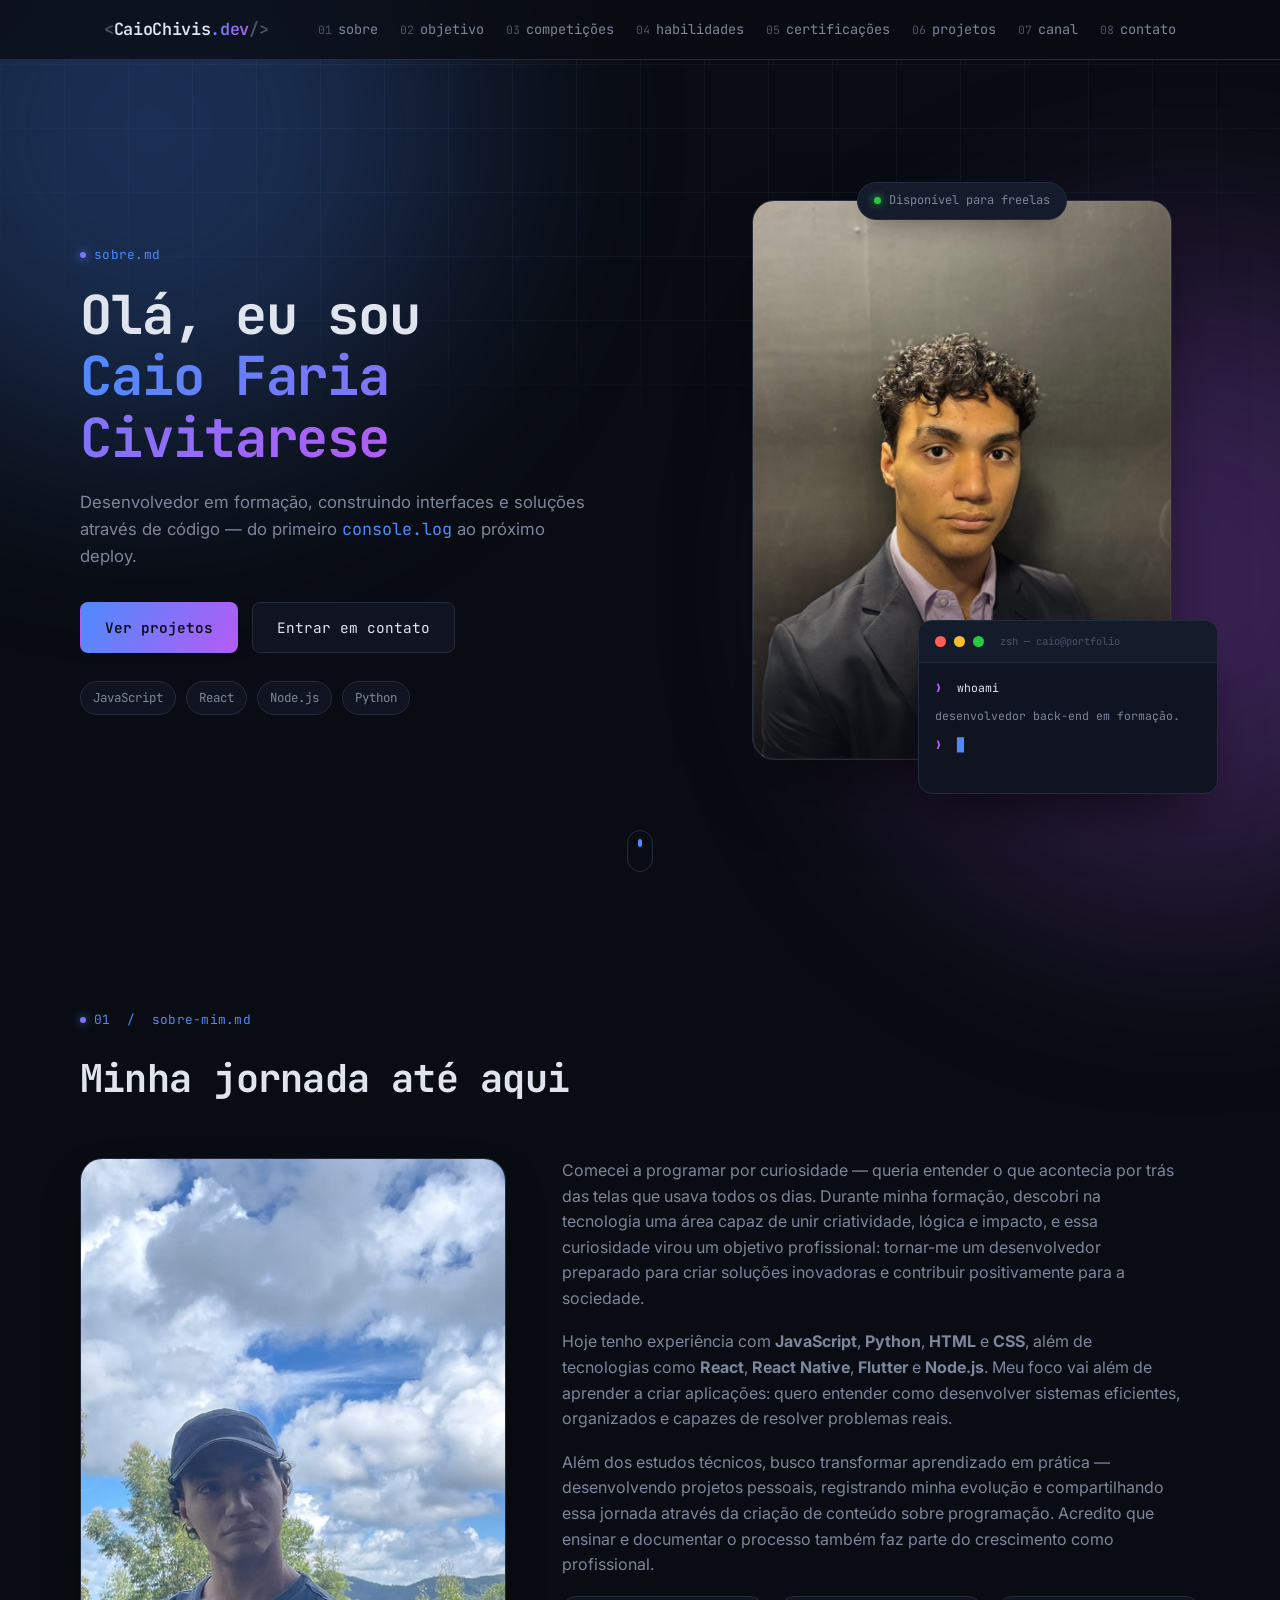
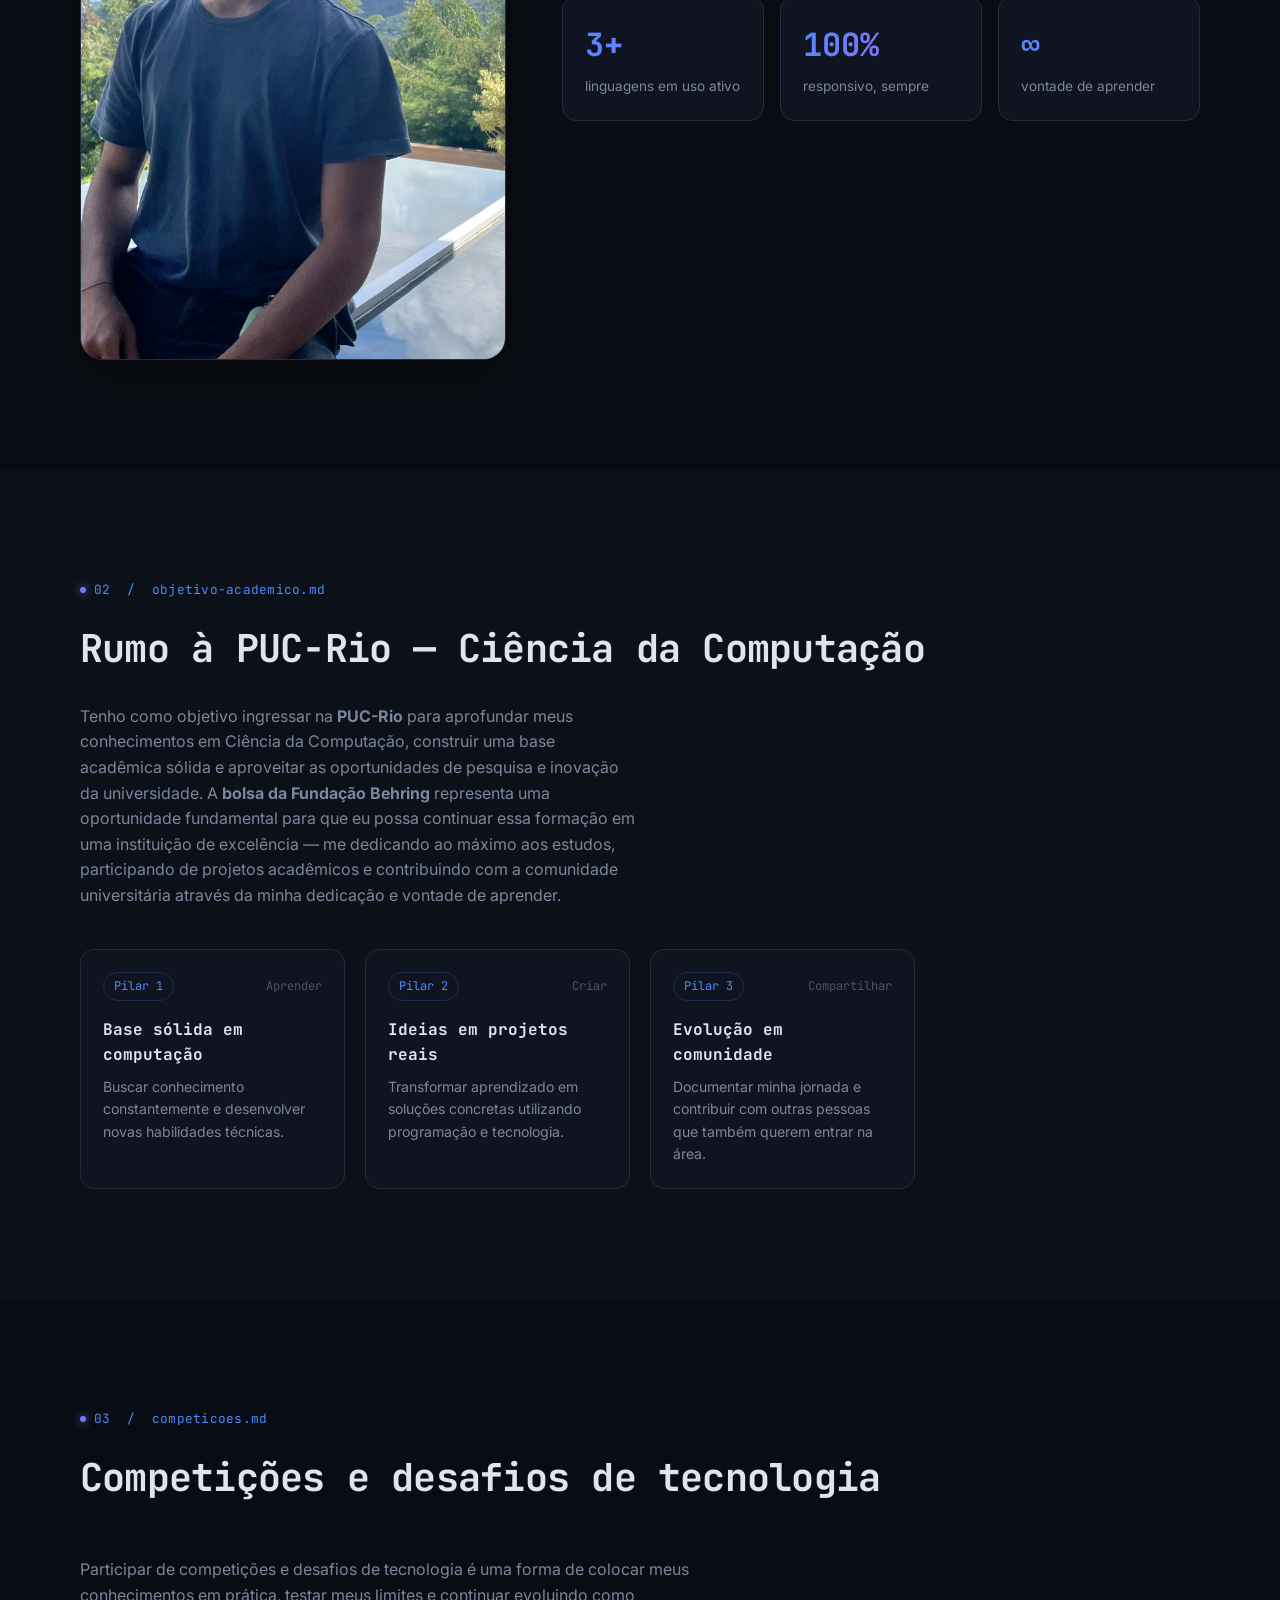
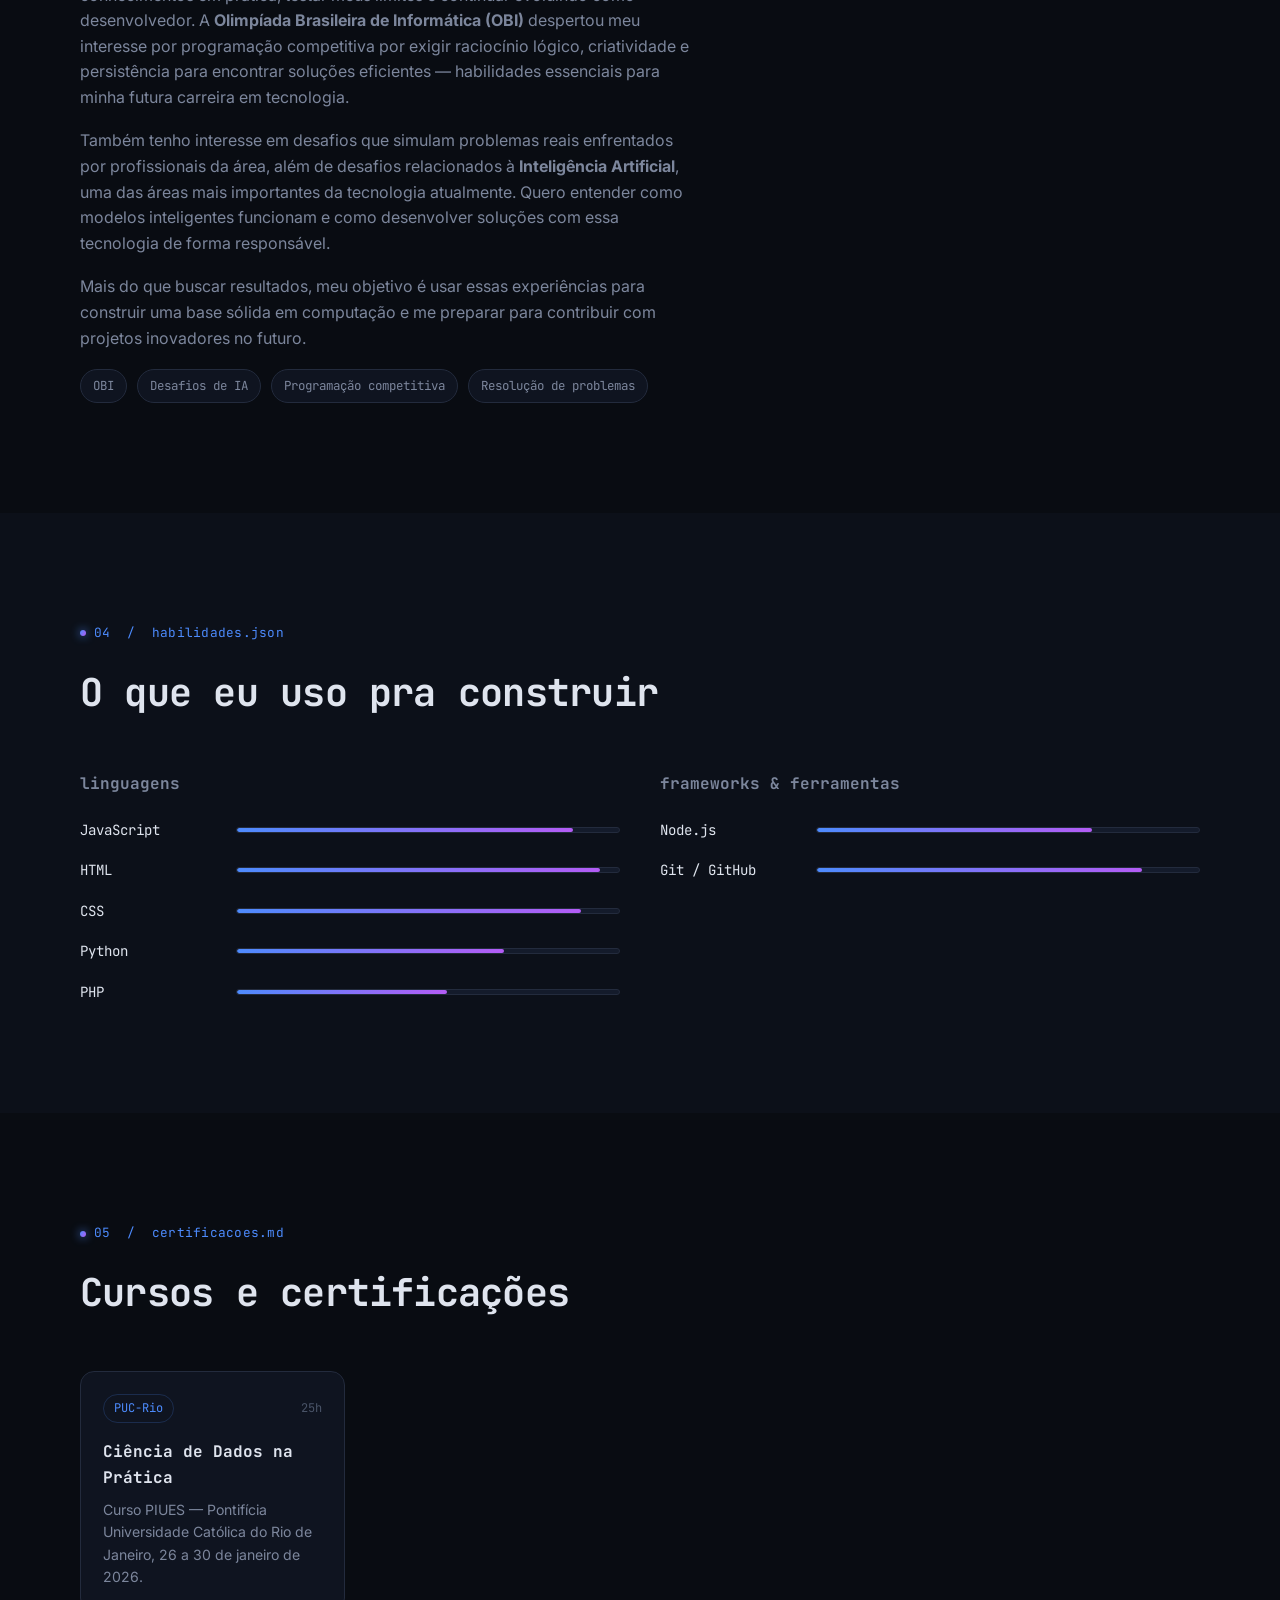
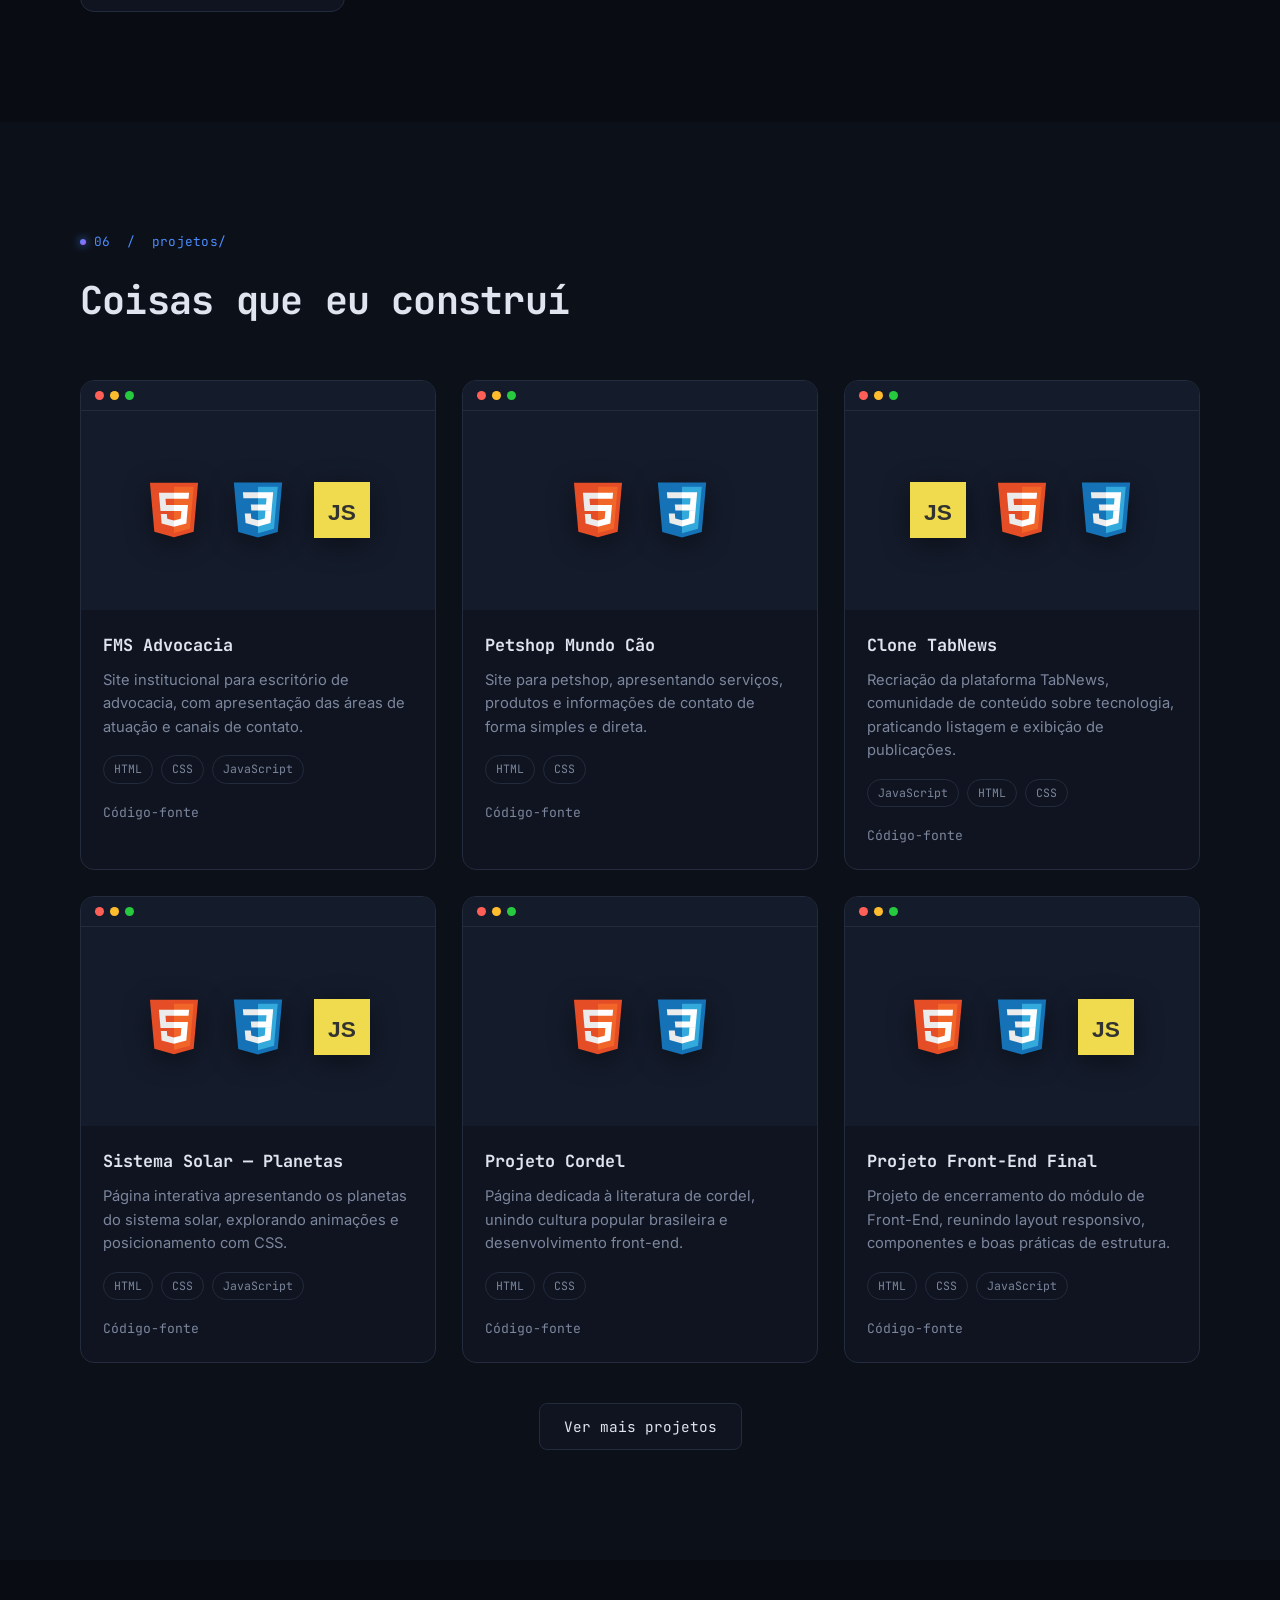
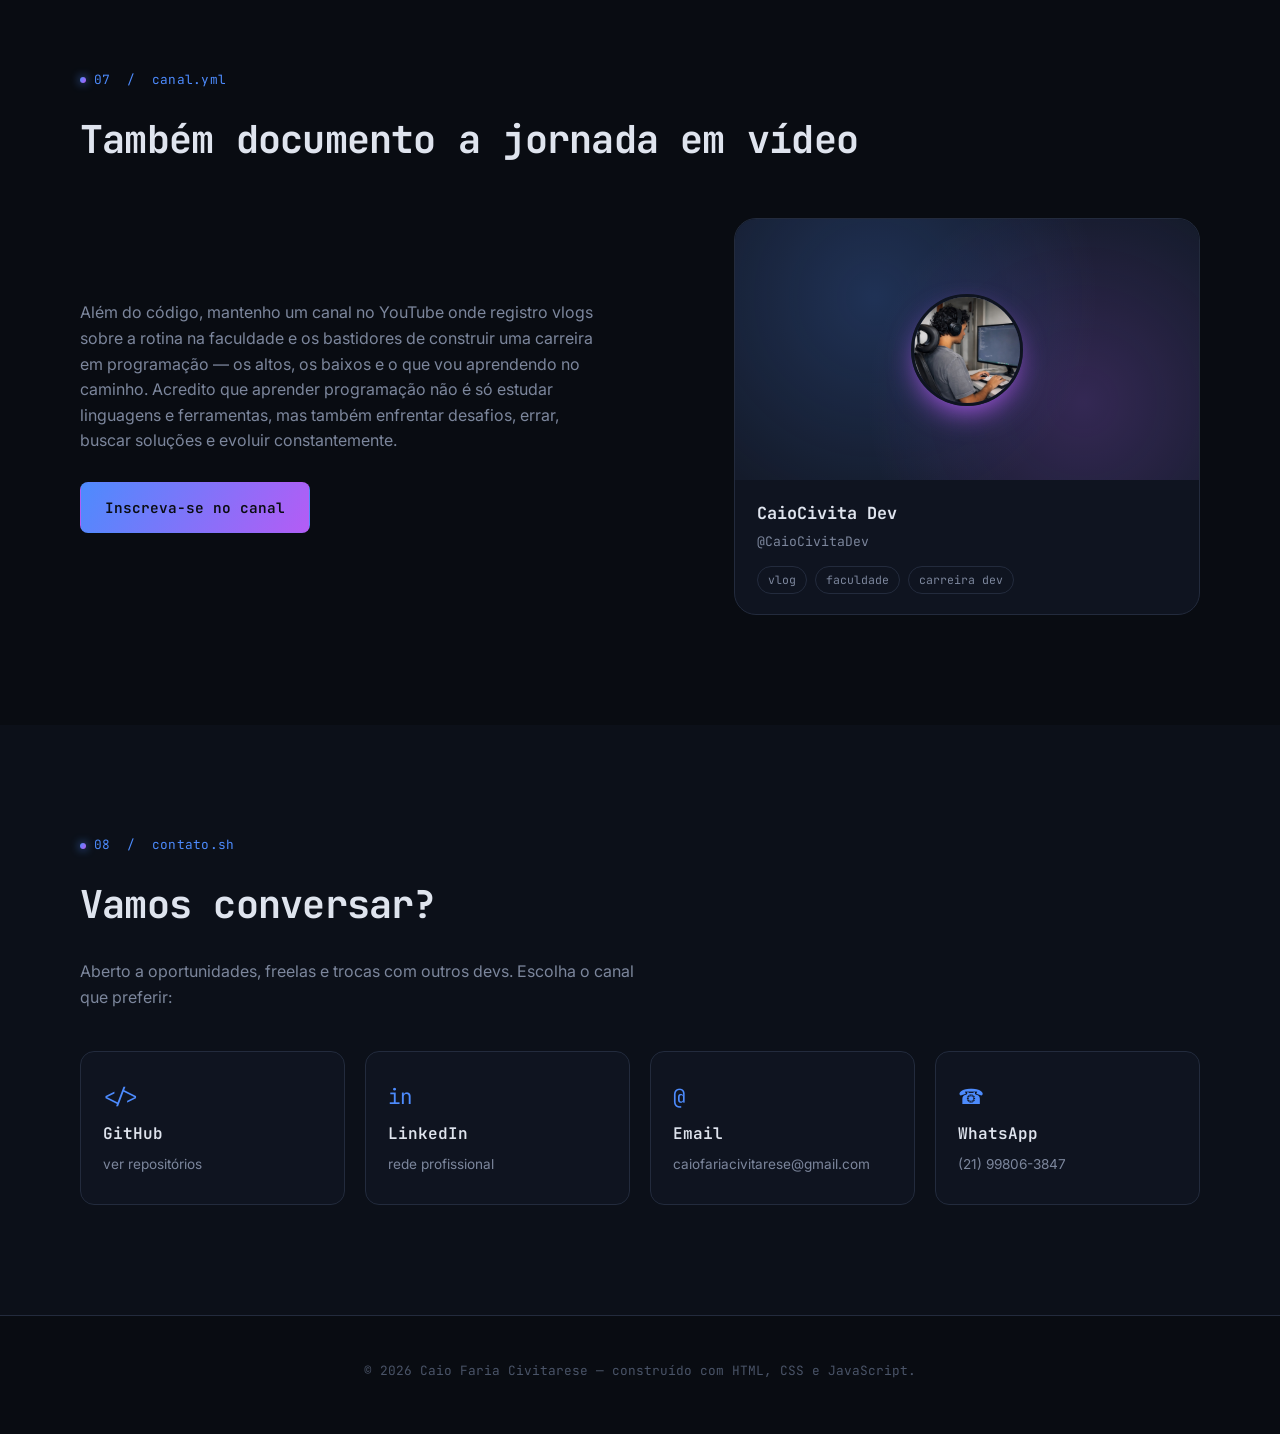
<file: portfolio/index.html>
<!DOCTYPE html>
<html lang="pt-BR">
<head>
<meta charset="UTF-8">
<meta name="viewport" content="width=device-width, initial-scale=1.0">
<title>Caio Faria Civitarese — Desenvolvedor</title>
<meta name="description" content="Portfólio pessoal de Caio Faria Civitarese, desenvolvedor Back-End.">

<link rel="preconnect" href="https://fonts.googleapis.com">
<link rel="preconnect" href="https://fonts.gstatic.com" crossorigin>
<link href="https://fonts.googleapis.com/css2?family=JetBrains+Mono:wght@400;500;600;700&family=Inter:wght@400;500;600;700;800&display=swap" rel="stylesheet">

<link rel="stylesheet" href="css/style.css">
<link rel="stylesheet" href="css/animations.css">
<link rel="stylesheet" href="css/responsive.css">
</head>
<body>

<!-- background grid / glow -->
<div class="bg-grid" aria-hidden="true"></div>
<div class="bg-glow bg-glow--blue" aria-hidden="true"></div>
<div class="bg-glow bg-glow--purple" aria-hidden="true"></div>

<!-- ================= NAV ================= -->
<header class="nav" id="nav">
  <div class="nav__inner">
    <a href="#top" class="nav__logo">
      <span class="nav__logo-bracket">&lt;</span>CaioChivis<span class="nav__logo-accent">.dev</span><span class="nav__logo-bracket">/&gt;</span>
    </a>

    <nav class="nav__links" id="navLinks">
      <a href="#sobre"><span class="nav__num">01</span>sobre</a>
      <a href="#objetivo"><span class="nav__num">02</span>objetivo</a>
      <a href="#competicoes"><span class="nav__num">03</span>competições</a>
      <a href="#habilidades"><span class="nav__num">04</span>habilidades</a>
      <a href="#certificacoes"><span class="nav__num">05</span>certificações</a>
      <a href="#projetos"><span class="nav__num">06</span>projetos</a>
      <a href="#canal"><span class="nav__num">07</span>canal</a>
      <a href="#contato"><span class="nav__num">08</span>contato</a>
    </nav>

    <button class="nav__toggle" id="navToggle" aria-label="Abrir menu" aria-expanded="false">
      <span></span><span></span><span></span>
    </button>
  </div>
</header>

<main id="top">

  <!-- ================= HERO ================= -->
  <section class="hero" id="hero">
    <div class="hero__inner">

      <div class="hero__copy">
        <p class="eyebrow reveal"><span class="eyebrow__dot"></span>sobre.md</p>
        <h1 class="hero__title reveal">
          Olá, eu sou<br>
          <span class="hero__title-name">Caio Faria<br>Civitarese</span>
        </h1>
        <p class="hero__subtitle reveal">
          Desenvolvedor em formação, construindo interfaces e soluções
          através de código &mdash; do primeiro <code>console.log</code>
          ao próximo deploy.
        </p>

        <div class="hero__actions reveal">
          <a href="#projetos" class="btn btn--primary">Ver projetos</a>
          <a href="#contato" class="btn btn--ghost">Entrar em contato</a>
        </div>

        <div class="hero__tags reveal">
          <span class="tag">JavaScript</span>
          <span class="tag">React</span>
          <span class="tag">Node.js</span>
          <span class="tag">Python</span>
        </div>
      </div>

      <div class="hero__visual reveal">
        <div class="hero__photo">
          <img src="images/profile.jpg" alt="Foto de Caio Faria Civitarese" width="900" height="1200" loading="eager">
          <span class="hero__photo-frame" aria-hidden="true"></span>
        </div>

        <div class="terminal terminal--floating">
          <div class="terminal__bar">
            <span class="dot dot--red"></span>
            <span class="dot dot--yellow"></span>
            <span class="dot dot--green"></span>
            <span class="terminal__title">zsh &mdash; caio@portfolio</span>
          </div>
          <div class="terminal__body">
            <p><span class="prompt">❯</span> whoami</p>
            <p class="terminal__out" id="typedOut"></p>
            <p class="terminal__line"><span class="prompt">❯</span> <span class="cursor" aria-hidden="true">&#9608;</span></p>
          </div>
        </div>

        <div class="hero__badge">
          <span class="hero__badge-dot"></span>
          Disponível para freelas
        </div>
      </div>

    </div>
    <a href="#sobre" class="scroll-cue" aria-label="Rolar para a seção seguinte">
      <span></span>
    </a>
  </section>

  <!-- ================= SOBRE ================= -->
  <section class="section" id="sobre">
    <div class="section__inner">
      <p class="eyebrow reveal"><span class="eyebrow__dot"></span>01 &nbsp;/&nbsp; sobre-mim.md</p>
      <h2 class="section__title reveal">Minha jornada até aqui</h2>

      <div class="about">
        <div class="about__side reveal">
          <div class="about__avatar">
            <img src="images/profile-square.jpg" alt="Foto de Caio Faria Civitarese" width="800" height="800" loading="lazy">
          </div>
        </div>

        <div class="about__text reveal">
          <p>
            Comecei a programar por curiosidade &mdash; queria entender o que
            acontecia por trás das telas que usava todos os dias. Durante
            minha formação, descobri na tecnologia uma área capaz de unir
            criatividade, lógica e impacto, e essa curiosidade virou um
            objetivo profissional: tornar-me um desenvolvedor preparado para
            criar soluções inovadoras e contribuir positivamente para a
            sociedade.
          </p>
          <p>
            Hoje tenho experiência com <strong>JavaScript</strong>,
            <strong>Python</strong>, <strong>HTML</strong> e
            <strong>CSS</strong>, além de tecnologias como
            <strong>React</strong>, <strong>React Native</strong>,
            <strong>Flutter</strong> e <strong>Node.js</strong>. Meu foco vai
            além de aprender a criar aplicações: quero entender como
            desenvolver sistemas eficientes, organizados e capazes de
            resolver problemas reais.
          </p>
          <p>
            Além dos estudos técnicos, busco transformar aprendizado em
            prática &mdash; desenvolvendo projetos pessoais, registrando minha
            evolução e compartilhando essa jornada através da criação de
            conteúdo sobre programação. Acredito que ensinar e documentar o
            processo também faz parte do crescimento como profissional.
          </p>

          <div class="about__stats about__stats--row">
            <div class="stat-card">
              <span class="stat-card__value">3+</span>
              <span class="stat-card__label">linguagens em uso ativo</span>
            </div>
            <div class="stat-card">
              <span class="stat-card__value">100%</span>
              <span class="stat-card__label">responsivo, sempre</span>
            </div>
            <div class="stat-card">
              <span class="stat-card__value">∞</span>
              <span class="stat-card__label">vontade de aprender</span>
            </div>
          </div>
        </div>
      </div>
    </div>
  </section>

  <!-- ================= OBJETIVO ACADÊMICO ================= -->
  <section class="section section--alt" id="objetivo">
    <div class="section__inner">
      <p class="eyebrow reveal"><span class="eyebrow__dot"></span>02 &nbsp;/&nbsp; objetivo-academico.md</p>
      <h2 class="section__title reveal">Rumo à PUC-Rio &mdash; Ciência da Computação</h2>
      <p class="contact__lead reveal">
        Tenho como objetivo ingressar na <strong>PUC-Rio</strong> para
        aprofundar meus conhecimentos em Ciência da Computação, construir
        uma base acadêmica sólida e aproveitar as oportunidades de pesquisa
        e inovação da universidade. A <strong>bolsa da Fundação Behring</strong>
        representa uma oportunidade fundamental para que eu possa continuar
        essa formação em uma instituição de excelência &mdash; me dedicando ao
        máximo aos estudos, participando de projetos acadêmicos e
        contribuindo com a comunidade universitária através da minha
        dedicação e vontade de aprender.
      </p>

      <div class="certs">
        <div class="cert-card reveal">
          <div class="cert-card__top">
            <span class="cert-card__badge">Pilar 1</span>
            <span class="cert-card__hours">Aprender</span>
          </div>
          <h3>Base sólida em computação</h3>
          <p>Buscar conhecimento constantemente e desenvolver novas habilidades técnicas.</p>
        </div>
        <div class="cert-card reveal">
          <div class="cert-card__top">
            <span class="cert-card__badge">Pilar 2</span>
            <span class="cert-card__hours">Criar</span>
          </div>
          <h3>Ideias em projetos reais</h3>
          <p>Transformar aprendizado em soluções concretas utilizando programação e tecnologia.</p>
        </div>
        <div class="cert-card reveal">
          <div class="cert-card__top">
            <span class="cert-card__badge">Pilar 3</span>
            <span class="cert-card__hours">Compartilhar</span>
          </div>
          <h3>Evolução em comunidade</h3>
          <p>Documentar minha jornada e contribuir com outras pessoas que também querem entrar na área.</p>
        </div>
      </div>
    </div>
  </section>

  <!-- ================= COMPETIÇÕES ================= -->
  <section class="section" id="competicoes">
    <div class="section__inner">
      <p class="eyebrow reveal"><span class="eyebrow__dot"></span>03 &nbsp;/&nbsp; competicoes.md</p>
      <h2 class="section__title reveal">Competições e desafios de tecnologia</h2>

      <div class="about__text reveal">
        <p>
          Participar de competições e desafios de tecnologia é uma forma de
          colocar meus conhecimentos em prática, testar meus limites e
          continuar evoluindo como desenvolvedor. A
          <strong>Olimpíada Brasileira de Informática (OBI)</strong>
          despertou meu interesse por programação competitiva por exigir
          raciocínio lógico, criatividade e persistência para encontrar
          soluções eficientes &mdash; habilidades essenciais para minha futura
          carreira em tecnologia.
        </p>
        <p>
          Também tenho interesse em desafios que simulam problemas reais
          enfrentados por profissionais da área, além de desafios
          relacionados à <strong>Inteligência Artificial</strong>, uma das
          áreas mais importantes da tecnologia atualmente. Quero entender
          como modelos inteligentes funcionam e como desenvolver soluções
          com essa tecnologia de forma responsável.
        </p>
        <p>
          Mais do que buscar resultados, meu objetivo é usar essas
          experiências para construir uma base sólida em computação e me
          preparar para contribuir com projetos inovadores no futuro.
        </p>
        <div class="hero__tags" style="margin-top: 8px;">
          <span class="tag">OBI</span>
          <span class="tag">Desafios de IA</span>
          <span class="tag">Programação competitiva</span>
          <span class="tag">Resolução de problemas</span>
        </div>
      </div>
    </div>
  </section>

  <!-- ================= HABILIDADES ================= -->
  <section class="section section--alt" id="habilidades">
    <div class="section__inner">
      <p class="eyebrow reveal"><span class="eyebrow__dot"></span>04 &nbsp;/&nbsp; habilidades.json</p>
      <h2 class="section__title reveal">O que eu uso pra construir</h2>

      <div class="skills">
        <div class="skill-group reveal">
          <h3 class="skill-group__title">Linguagens</h3>
          <ul class="skill-list">
            <li class="skill"><span>JavaScript</span><div class="skill__bar"><span style="--w:88%"></span></div></li>
            <li class="skill"><span>HTML</span><div class="skill__bar"><span style="--w:95%"></span></div></li>
            <li class="skill"><span>CSS</span><div class="skill__bar"><span style="--w:90%"></span></div></li>
            <li class="skill"><span>Python</span><div class="skill__bar"><span style="--w:70%"></span></div></li>
            <li class="skill"><span>PHP</span><div class="skill__bar"><span style="--w:55%"></span></div></li>
          </ul>
        </div>

        <div class="skill-group reveal">
          <h3 class="skill-group__title">Frameworks &amp; ferramentas</h3>
          <ul class="skill-list">
            <li class="skill"><span>Node.js</span><div class="skill__bar"><span style="--w:72%"></span></div></li>
            <li class="skill"><span>Git / GitHub</span><div class="skill__bar"><span style="--w:85%"></span></div></li>
          </ul>
        </div>
      </div>
    </div>
  </section>

  <!-- ================= CERTIFICAÇÕES ================= -->
  <section class="section" id="certificacoes">
    <div class="section__inner">
      <p class="eyebrow reveal"><span class="eyebrow__dot"></span>05 &nbsp;/&nbsp; certificacoes.md</p>
      <h2 class="section__title reveal">Cursos e certificações</h2>

      <div class="certs">
        <div class="cert-card reveal">
          <div class="cert-card__top">
            <span class="cert-card__badge">PUC-Rio</span>
            <span class="cert-card__hours">25h</span>
          </div>
          <h3>Ciência de Dados na Prática</h3>
          <p>Curso PIUES &mdash; Pontifícia Universidade Católica do Rio de Janeiro, 26 a 30 de janeiro de 2026.</p>
        </div>
      </div>
    </div>
  </section>

  <!-- ================= PROJETOS ================= -->
  <section class="section section--alt" id="projetos">
    <div class="section__inner">
      <p class="eyebrow reveal"><span class="eyebrow__dot"></span>06 &nbsp;/&nbsp; projetos/</p>
      <h2 class="section__title reveal">Coisas que eu construí</h2>

      <div class="projects">

        <article class="project-card reveal">
          <div class="project-card__window">
            <div class="project-card__bar">
              <span class="dot dot--red"></span><span class="dot dot--yellow"></span><span class="dot dot--green"></span>
            </div>
            <div class="project-card__thumb project-card__thumb--a project-card__thumb--tech">
              <img src="images/icons/html5.svg" alt="HTML5" class="tech-icon" loading="lazy">
              <img src="images/icons/css3.svg" alt="CSS3" class="tech-icon" loading="lazy">
              <img src="images/icons/javascript.svg" alt="JavaScript" class="tech-icon" loading="lazy">
            </div>
          </div>
          <div class="project-card__body">
            <h3>FMS Advocacia</h3>
            <p>Site institucional para escritório de advocacia, com apresentação das áreas de atuação e canais de contato.</p>
            <div class="project-card__tags">
              <span class="tag tag--sm">HTML</span>
              <span class="tag tag--sm">CSS</span>
              <span class="tag tag--sm">JavaScript</span>
            </div>
            <div class="project-card__links">
              <a href="https://github.com/CaioCivitarese/FMS---Advocacia" target="_blank" rel="noopener" class="link-btn">Código-fonte</a>
            </div>
          </div>
        </article>

        <article class="project-card reveal">
          <div class="project-card__window">
            <div class="project-card__bar">
              <span class="dot dot--red"></span><span class="dot dot--yellow"></span><span class="dot dot--green"></span>
            </div>
            <div class="project-card__thumb project-card__thumb--b project-card__thumb--tech">
              <img src="images/icons/html5.svg" alt="HTML5" class="tech-icon" loading="lazy">
              <img src="images/icons/css3.svg" alt="CSS3" class="tech-icon" loading="lazy">
            </div>
          </div>
          <div class="project-card__body">
            <h3>Petshop Mundo Cão</h3>
            <p>Site para petshop, apresentando serviços, produtos e informações de contato de forma simples e direta.</p>
            <div class="project-card__tags">
              <span class="tag tag--sm">HTML</span>
              <span class="tag tag--sm">CSS</span>
            </div>
            <div class="project-card__links">
              <a href="https://github.com/CaioCivitarese/petshop_mundo-cao" target="_blank" rel="noopener" class="link-btn">Código-fonte</a>
            </div>
          </div>
        </article>

        <article class="project-card reveal">
          <div class="project-card__window">
            <div class="project-card__bar">
              <span class="dot dot--red"></span><span class="dot dot--yellow"></span><span class="dot dot--green"></span>
            </div>
            <div class="project-card__thumb project-card__thumb--c project-card__thumb--tech">
              <img src="images/icons/javascript.svg" alt="JavaScript" class="tech-icon" loading="lazy">
              <img src="images/icons/html5.svg" alt="HTML5" class="tech-icon" loading="lazy">
              <img src="images/icons/css3.svg" alt="CSS3" class="tech-icon" loading="lazy">
            </div>
          </div>
          <div class="project-card__body">
            <h3>Clone TabNews</h3>
            <p>Recriação da plataforma TabNews, comunidade de conteúdo sobre tecnologia, praticando listagem e exibição de publicações.</p>
            <div class="project-card__tags">
              <span class="tag tag--sm">JavaScript</span>
              <span class="tag tag--sm">HTML</span>
              <span class="tag tag--sm">CSS</span>
            </div>
            <div class="project-card__links">
              <a href="https://github.com/CaioCivitarese/clone-tabnews" target="_blank" rel="noopener" class="link-btn">Código-fonte</a>
            </div>
          </div>
        </article>

        <article class="project-card reveal">
          <div class="project-card__window">
            <div class="project-card__bar">
              <span class="dot dot--red"></span><span class="dot dot--yellow"></span><span class="dot dot--green"></span>
            </div>
            <div class="project-card__thumb project-card__thumb--d project-card__thumb--tech">
              <img src="images/icons/html5.svg" alt="HTML5" class="tech-icon" loading="lazy">
              <img src="images/icons/css3.svg" alt="CSS3" class="tech-icon" loading="lazy">
              <img src="images/icons/javascript.svg" alt="JavaScript" class="tech-icon" loading="lazy">
            </div>
          </div>
          <div class="project-card__body">
            <h3>Sistema Solar &mdash; Planetas</h3>
            <p>Página interativa apresentando os planetas do sistema solar, explorando animações e posicionamento com CSS.</p>
            <div class="project-card__tags">
              <span class="tag tag--sm">HTML</span>
              <span class="tag tag--sm">CSS</span>
              <span class="tag tag--sm">JavaScript</span>
            </div>
            <div class="project-card__links">
              <a href="https://github.com/CaioCivitarese/planetas_cistema_solar" target="_blank" rel="noopener" class="link-btn">Código-fonte</a>
            </div>
          </div>
        </article>

        <article class="project-card reveal">
          <div class="project-card__window">
            <div class="project-card__bar">
              <span class="dot dot--red"></span><span class="dot dot--yellow"></span><span class="dot dot--green"></span>
            </div>
            <div class="project-card__thumb project-card__thumb--e project-card__thumb--tech">
              <img src="images/icons/html5.svg" alt="HTML5" class="tech-icon" loading="lazy">
              <img src="images/icons/css3.svg" alt="CSS3" class="tech-icon" loading="lazy">
            </div>
          </div>
          <div class="project-card__body">
            <h3>Projeto Cordel</h3>
            <p>Página dedicada à literatura de cordel, unindo cultura popular brasileira e desenvolvimento front-end.</p>
            <div class="project-card__tags">
              <span class="tag tag--sm">HTML</span>
              <span class="tag tag--sm">CSS</span>
            </div>
            <div class="project-card__links">
              <a href="https://github.com/CaioCivitarese/projeto-cordel" target="_blank" rel="noopener" class="link-btn">Código-fonte</a>
            </div>
          </div>
        </article>

        <article class="project-card reveal">
          <div class="project-card__window">
            <div class="project-card__bar">
              <span class="dot dot--red"></span><span class="dot dot--yellow"></span><span class="dot dot--green"></span>
            </div>
            <div class="project-card__thumb project-card__thumb--f project-card__thumb--tech">
              <img src="images/icons/html5.svg" alt="HTML5" class="tech-icon" loading="lazy">
              <img src="images/icons/css3.svg" alt="CSS3" class="tech-icon" loading="lazy">
              <img src="images/icons/javascript.svg" alt="JavaScript" class="tech-icon" loading="lazy">
            </div>
          </div>
          <div class="project-card__body">
            <h3>Projeto Front-End Final</h3>
            <p>Projeto de encerramento do módulo de Front-End, reunindo layout responsivo, componentes e boas práticas de estrutura.</p>
            <div class="project-card__tags">
              <span class="tag tag--sm">HTML</span>
              <span class="tag tag--sm">CSS</span>
              <span class="tag tag--sm">JavaScript</span>
            </div>
            <div class="project-card__links">
              <a href="https://github.com/CaioCivitarese/Projeto-Front-End-Final" target="_blank" rel="noopener" class="link-btn">Código-fonte</a>
            </div>
          </div>
        </article>

        <article class="project-card reveal project-card--extra">
          <div class="project-card__window">
            <div class="project-card__bar">
              <span class="dot dot--red"></span><span class="dot dot--yellow"></span><span class="dot dot--green"></span>
            </div>
            <div class="project-card__thumb project-card__thumb--tech project-card__thumb--code">
              <img src="images/icons/python.svg" alt="Python" class="tech-icon" loading="lazy">
              <span class="thumb-year-badge">OBI 2020</span>
            </div>
          </div>
          <div class="project-card__body">
            <h3>Simulado OBI 2020</h3>
            <p>Resolução do simulado da Olimpíada Brasileira de Informática de 2020, como preparo para o desafio de admissão da PUC-Rio.</p>
            <div class="project-card__tags">
              <span class="tag tag--sm">Python</span>
              <span class="tag tag--sm">OBI</span>
              <span class="tag tag--sm">Lógica</span>
            </div>
            <div class="project-card__links">
              <a href="https://github.com/CaioCivitarese/Exercicios_para_desafio_PUC/tree/21b0c921e2b862e3011e91d850f79173537aef38/Exercicios%20simulados/Prova%20OBI%202020" target="_blank" rel="noopener" class="link-btn">Código-fonte</a>
            </div>
          </div>
        </article>

        <article class="project-card reveal project-card--extra">
          <div class="project-card__window">
            <div class="project-card__bar">
              <span class="dot dot--red"></span><span class="dot dot--yellow"></span><span class="dot dot--green"></span>
            </div>
            <div class="project-card__thumb project-card__thumb--tech project-card__thumb--code">
              <img src="images/icons/python.svg" alt="Python" class="tech-icon" loading="lazy">
              <span class="thumb-year-badge">OBI 2021</span>
            </div>
          </div>
          <div class="project-card__body">
            <h3>Simulado OBI 2021</h3>
            <p>Resolução do simulado da Olimpíada Brasileira de Informática de 2021, como preparo para o desafio de admissão da PUC-Rio.</p>
            <div class="project-card__tags">
              <span class="tag tag--sm">Python</span>
              <span class="tag tag--sm">OBI</span>
              <span class="tag tag--sm">Lógica</span>
            </div>
            <div class="project-card__links">
              <a href="https://github.com/CaioCivitarese/Exercicios_para_desafio_PUC/tree/21b0c921e2b862e3011e91d850f79173537aef38/Exercicios%20simulados/Prova%20OBI%202021" target="_blank" rel="noopener" class="link-btn">Código-fonte</a>
            </div>
          </div>
        </article>

        <article class="project-card reveal project-card--extra">
          <div class="project-card__window">
            <div class="project-card__bar">
              <span class="dot dot--red"></span><span class="dot dot--yellow"></span><span class="dot dot--green"></span>
            </div>
            <div class="project-card__thumb project-card__thumb--tech project-card__thumb--code">
              <img src="images/icons/python.svg" alt="Python" class="tech-icon" loading="lazy">
              <span class="thumb-year-badge">OBI 2022</span>
            </div>
          </div>
          <div class="project-card__body">
            <h3>Simulado OBI 2022</h3>
            <p>Resolução do simulado da Olimpíada Brasileira de Informática de 2022, como preparo para o desafio de admissão da PUC-Rio.</p>
            <div class="project-card__tags">
              <span class="tag tag--sm">Python</span>
              <span class="tag tag--sm">OBI</span>
              <span class="tag tag--sm">Lógica</span>
            </div>
            <div class="project-card__links">
              <a href="https://github.com/CaioCivitarese/Exercicios_para_desafio_PUC/tree/21b0c921e2b862e3011e91d850f79173537aef38/Exercicios%20simulados/Prova%20OBI%202022" target="_blank" rel="noopener" class="link-btn">Código-fonte</a>
            </div>
          </div>
        </article>

        <article class="project-card reveal project-card--extra">
          <div class="project-card__window">
            <div class="project-card__bar">
              <span class="dot dot--red"></span><span class="dot dot--yellow"></span><span class="dot dot--green"></span>
            </div>
            <div class="project-card__thumb project-card__thumb--tech project-card__thumb--code">
              <img src="images/icons/python.svg" alt="Python" class="tech-icon" loading="lazy">
              <span class="thumb-year-badge">OBI 2023</span>
            </div>
          </div>
          <div class="project-card__body">
            <h3>Simulado OBI 2023</h3>
            <p>Resolução do simulado da Olimpíada Brasileira de Informática de 2023, como preparo para o desafio de admissão da PUC-Rio.</p>
            <div class="project-card__tags">
              <span class="tag tag--sm">Python</span>
              <span class="tag tag--sm">OBI</span>
              <span class="tag tag--sm">Lógica</span>
            </div>
            <div class="project-card__links">
              <a href="https://github.com/CaioCivitarese/Exercicios_para_desafio_PUC/tree/21b0c921e2b862e3011e91d850f79173537aef38/Exercicios%20simulados/Prova%20OBI%202023" target="_blank" rel="noopener" class="link-btn">Código-fonte</a>
            </div>
          </div>
        </article>

        <article class="project-card reveal project-card--extra">
          <div class="project-card__window">
            <div class="project-card__bar">
              <span class="dot dot--red"></span><span class="dot dot--yellow"></span><span class="dot dot--green"></span>
            </div>
            <div class="project-card__thumb project-card__thumb--tech project-card__thumb--code">
              <img src="images/icons/python.svg" alt="Python" class="tech-icon" loading="lazy">
              <span class="thumb-year-badge">OBI 2024</span>
            </div>
          </div>
          <div class="project-card__body">
            <h3>Simulado OBI 2024</h3>
            <p>Resolução do simulado da Olimpíada Brasileira de Informática de 2024, como preparo para o desafio de admissão da PUC-Rio.</p>
            <div class="project-card__tags">
              <span class="tag tag--sm">Python</span>
              <span class="tag tag--sm">OBI</span>
              <span class="tag tag--sm">Lógica</span>
            </div>
            <div class="project-card__links">
              <a href="https://github.com/CaioCivitarese/Exercicios_para_desafio_PUC/tree/21b0c921e2b862e3011e91d850f79173537aef38/Exercicios%20simulados/Prova%20OBI%202024" target="_blank" rel="noopener" class="link-btn">Código-fonte</a>
            </div>
          </div>
        </article>

        <article class="project-card reveal project-card--extra">
          <div class="project-card__window">
            <div class="project-card__bar">
              <span class="dot dot--red"></span><span class="dot dot--yellow"></span><span class="dot dot--green"></span>
            </div>
            <div class="project-card__thumb project-card__thumb--tech project-card__thumb--code">
              <img src="images/icons/python.svg" alt="Python" class="tech-icon" loading="lazy">
              <span class="thumb-year-badge">OBI 2025</span>
            </div>
          </div>
          <div class="project-card__body">
            <h3>Simulado OBI 2025</h3>
            <p>Resolução do simulado da Olimpíada Brasileira de Informática de 2025, como preparo para o desafio de admissão da PUC-Rio.</p>
            <div class="project-card__tags">
              <span class="tag tag--sm">Python</span>
              <span class="tag tag--sm">OBI</span>
              <span class="tag tag--sm">Lógica</span>
            </div>
            <div class="project-card__links">
              <a href="https://github.com/CaioCivitarese/Exercicios_para_desafio_PUC/tree/21b0c921e2b862e3011e91d850f79173537aef38/Exercicios%20simulados/Prova%20OBI%202025" target="_blank" rel="noopener" class="link-btn">Código-fonte</a>
            </div>
          </div>
        </article>

      </div>

      <div class="projects__toggle-wrap reveal">
        <button type="button" id="projectsToggle" class="btn btn--ghost" aria-expanded="false">
          Ver mais projetos
        </button>
      </div>
    </div>
  </section>

  <!-- ================= CANAL ================= -->
  <section class="section" id="canal">
    <div class="section__inner">
      <p class="eyebrow reveal"><span class="eyebrow__dot"></span>07 &nbsp;/&nbsp; canal.yml</p>
      <h2 class="section__title reveal">Também documento a jornada em vídeo</h2>

      <div class="channel">
        <div class="channel__text reveal">
          <p>
            Além do código, mantenho um canal no YouTube onde registro vlogs
            sobre a rotina na faculdade e os bastidores de construir uma
            carreira em programação &mdash; os altos, os baixos e o que vou
            aprendendo no caminho. Acredito que aprender programação não é
            só estudar linguagens e ferramentas, mas também enfrentar
            desafios, errar, buscar soluções e evoluir constantemente.
          </p>
          <a href="https://www.youtube.com/@CaioCivitaDev" target="_blank" rel="noopener" class="btn btn--primary">
            Inscreva-se no canal
          </a>
        </div>

        <a href="https://www.youtube.com/@CaioCivitaDev" target="_blank" rel="noopener" class="channel-card reveal">
          <div class="channel-card__thumb">
            <img src="images/channel-icon.jpg" alt="Ícone do canal CaioCivita Dev" class="channel-card__play channel-card__play--img">
          </div>
          <div class="channel-card__body">
            <h3>CaioCivita Dev</h3>
            <p>@CaioCivitaDev</p>
            <div class="channel-card__tags">
              <span class="tag tag--sm">vlog</span>
              <span class="tag tag--sm">faculdade</span>
              <span class="tag tag--sm">carreira dev</span>
            </div>
          </div>
        </a>
      </div>
    </div>
  </section>

  <!-- ================= CONTATO ================= -->
  <section class="section section--alt" id="contato">
    <div class="section__inner">
      <p class="eyebrow reveal"><span class="eyebrow__dot"></span>08 &nbsp;/&nbsp; contato.sh</p>
      <h2 class="section__title reveal">Vamos conversar?</h2>
      <p class="contact__lead reveal">
        Aberto a oportunidades, freelas e trocas com outros devs.
        Escolha o canal que preferir:
      </p>

      <div class="contact__grid reveal">
        <a href="https://github.com/CaioCivitarese" target="_blank" rel="noopener" class="contact-card">
          <span class="contact-card__icon">&#60;/&#62;</span>
          <span class="contact-card__label">GitHub</span>
          <span class="contact-card__sub">ver repositórios</span>
        </a>
        <a href="https://www.linkedin.com/in/caio-civitarese-8b84b741a" target="_blank" rel="noopener" class="contact-card">
          <span class="contact-card__icon">in</span>
          <span class="contact-card__label">LinkedIn</span>
          <span class="contact-card__sub">rede profissional</span>
        </a>
        <a href="mailto:caiofariacivitarese@gmail.com" class="contact-card">
          <span class="contact-card__icon">@</span>
          <span class="contact-card__label">Email</span>
          <span class="contact-card__sub">caiofariacivitarese@gmail.com</span>
        </a>
        <a href="https://wa.me/5521998063847" target="_blank" rel="noopener" class="contact-card">
          <span class="contact-card__icon">&#9742;</span>
          <span class="contact-card__label">WhatsApp</span>
          <span class="contact-card__sub">(21) 99806-3847</span>
        </a>
      </div>
    </div>
  </section>

</main>

<footer class="footer">
  <p>&copy; <span id="year"></span> Caio Faria Civitarese &mdash; construído com HTML, CSS e JavaScript.</p>
</footer>

<script src="js/script.js"></script>
</body>
</html>
</file>
<file: css/style.css>
/* =========================================================
   PORTFÓLIO — Caio Faria Civitarese
   Tokens: cor, tipografia, espaçamento
   ========================================================= */
:root{
  /* cor */
  --bg:            #090c12;
  --bg-surface:    #0f1420;
  --bg-elevated:   #141b2b;
  --border:        #232b3d;

  --text:          #dfe4ee;
  --text-dim:      #7c869c;
  --text-faint:    #4a5468;

  --blue:          #4d8bfd;
  --blue-soft:     #4d8bfd33;
  --purple:        #b45cf5;
  --purple-soft:   #b45cf533;

  --gradient: linear-gradient(120deg, var(--blue), var(--purple));

  /* tipografia */
  --font-display: 'JetBrains Mono', ui-monospace, monospace;
  --font-body:    'Inter', system-ui, sans-serif;

  /* layout */
  --max-w: 1120px;
  --radius-sm: 8px;
  --radius-md: 14px;
  --radius-lg: 22px;
}

*, *::before, *::after{ box-sizing: border-box; }

html{ scroll-behavior: smooth; }

body{
  margin: 0;
  background: var(--bg);
  color: var(--text);
  font-family: var(--font-body);
  line-height: 1.6;
  overflow-x: hidden;
  -webkit-font-smoothing: antialiased;
}

a{ color: inherit; text-decoration: none; }
ul{ list-style: none; margin: 0; padding: 0; }
code{ font-family: var(--font-display); color: var(--blue); }
img{ max-width: 100%; display: block; }

::selection{ background: var(--purple-soft); color: #fff; }

/* focus visibility */
a:focus-visible, button:focus-visible{
  outline: 2px solid var(--blue);
  outline-offset: 3px;
  border-radius: 4px;
}

/* =========================================================
   FUNDO — grid + glows
   ========================================================= */
.bg-grid{
  position: fixed; inset: 0; z-index: -2;
  background-image:
    linear-gradient(var(--border) 1px, transparent 1px),
    linear-gradient(90deg, var(--border) 1px, transparent 1px);
  background-size: 64px 64px;
  opacity: 0.35;
  mask-image: radial-gradient(ellipse 80% 60% at 50% 0%, black 40%, transparent 90%);
}
.bg-glow{
  position: fixed; z-index: -1;
  width: 620px; height: 620px;
  border-radius: 50%;
  filter: blur(120px);
  opacity: 0.28;
  pointer-events: none;
}
.bg-glow--blue{ top: -180px; left: -160px; background: var(--blue); }
.bg-glow--purple{ top: 30vh; right: -220px; background: var(--purple); }

/* =========================================================
   NAV
   ========================================================= */
.nav{
  position: fixed; top: 0; left: 0; right: 0;
  z-index: 100;
  background: color-mix(in srgb, var(--bg) 78%, transparent);
  backdrop-filter: blur(10px);
  border-bottom: 1px solid var(--border);
}
.nav__inner{
  max-width: var(--max-w);
  margin: 0 auto;
  padding: 16px 24px;
  display: flex;
  align-items: center;
  justify-content: space-between;
}
.nav__logo{
  font-family: var(--font-display);
  font-weight: 600;
  font-size: 1.05rem;
  letter-spacing: -0.02em;
}
.nav__logo-bracket{ color: var(--text-faint); }
.nav__logo-accent{ background: var(--gradient); -webkit-background-clip: text; background-clip: text; color: transparent; }

.nav__links{ display: flex; gap: 22px; }
.nav__links a{
  font-family: var(--font-display);
  font-size: 0.85rem;
  font-weight: 600;
  letter-spacing: 0.02em;
  color: var(--text);
  position: relative;
  padding-bottom: 4px;
  transition: color 0.2s ease;
}
.nav__links a::after{
  content: '';
  position: absolute;
  left: 0; right: 100%;
  bottom: 0;
  height: 2px;
  border-radius: 2px;
  background: var(--gradient);
  transition: right 0.25s ease;
}
.nav__links a:hover{ color: var(--blue); }
.nav__links a:hover::after{ right: 0; }

.nav__toggle{
  display: none;
  flex-direction: column;
  justify-content: center;
  gap: 5px;
  width: 32px; height: 32px;
  background: none; border: none;
  cursor: pointer;
}
.nav__toggle span{
  display: block; height: 2px; width: 100%;
  background: var(--text);
  border-radius: 2px;
  transition: transform 0.25s ease, opacity 0.25s ease;
}
.nav__toggle[aria-expanded="true"] span:nth-child(1){ transform: translateY(7px) rotate(45deg); }
.nav__toggle[aria-expanded="true"] span:nth-child(2){ opacity: 0; }
.nav__toggle[aria-expanded="true"] span:nth-child(3){ transform: translateY(-7px) rotate(-45deg); }

/* =========================================================
   EYEBROW (rótulo tipo caminho de arquivo)
   ========================================================= */
.eyebrow{
  font-family: var(--font-display);
  font-size: 0.8rem;
  color: var(--blue);
  display: flex; align-items: center; gap: 8px;
  margin: 0 0 18px;
  letter-spacing: 0.02em;
}
.eyebrow__dot{
  width: 6px; height: 6px; border-radius: 50%;
  background: var(--gradient);
  box-shadow: 0 0 10px var(--blue);
}

/* =========================================================
   HERO
   ========================================================= */
.hero{
  min-height: 100vh;
  display: flex;
  align-items: center;
  padding: 140px 24px 80px;
  position: relative;
}
.hero__inner{
  max-width: var(--max-w);
  margin: 0 auto;
  width: 100%;
  display: grid;
  grid-template-columns: 1.1fr 0.9fr;
  gap: 64px;
  align-items: center;
}

.hero__title{
  font-family: var(--font-display);
  font-size: clamp(2.1rem, 4.2vw, 3.4rem);
  font-weight: 700;
  line-height: 1.15;
  margin: 0 0 20px;
  letter-spacing: -0.02em;
}
.hero__title-name{
  background: var(--gradient);
  -webkit-background-clip: text; background-clip: text; color: transparent;
}
.hero__subtitle{
  font-size: 1.05rem;
  color: var(--text-dim);
  max-width: 46ch;
  margin: 0 0 32px;
}
.hero__actions{ display: flex; gap: 14px; margin-bottom: 28px; flex-wrap: wrap; }
.hero__tags{ display: flex; gap: 10px; flex-wrap: wrap; }

.btn{
  font-family: var(--font-display);
  font-size: 0.9rem;
  padding: 13px 24px;
  border-radius: var(--radius-sm);
  border: 1px solid transparent;
  cursor: pointer;
  transition: transform 0.2s ease, box-shadow 0.2s ease, border-color 0.2s ease, background 0.2s ease;
  display: inline-block;
}
.btn--primary{
  background: var(--gradient);
  color: #0a0c12;
  font-weight: 600;
}
.btn--primary:hover{ transform: translateY(-2px); box-shadow: 0 10px 30px -8px var(--purple); }
.btn--ghost{
  border-color: var(--border);
  color: var(--text);
  background: var(--bg-surface);
}
.btn--ghost:hover{ border-color: var(--blue); color: var(--blue); transform: translateY(-2px); }

.tag{
  font-family: var(--font-display);
  font-size: 0.78rem;
  color: var(--text-dim);
  border: 1px solid var(--border);
  background: var(--bg-surface);
  padding: 6px 12px;
  border-radius: 999px;
}
.tag--sm{ font-size: 0.72rem; padding: 4px 10px; }

/* --- foto + terminal flutuante --- */
.hero__visual{ position: relative; }

.hero__photo{
  position: relative;
  border-radius: var(--radius-lg);
  overflow: hidden;
  border: 1px solid var(--border);
  box-shadow: 0 30px 70px -24px rgba(0,0,0,0.65);
  max-width: 420px;
  margin: 0 auto;
}
.hero__photo img{
  width: 100%;
  height: auto;
  display: block;
  filter: saturate(0.92) contrast(1.03);
}
.hero__photo-frame{
  position: absolute; inset: 0;
  border-radius: inherit;
  box-shadow: inset 0 0 0 1px rgba(255,255,255,0.04);
  background: linear-gradient(180deg, transparent 55%, rgba(9,12,18,0.85) 100%);
  pointer-events: none;
}

.terminal--floating{
  position: absolute;
  bottom: -34px;
  right: -18px;
  width: min(300px, 78%);
}

/* --- terminal --- */
.terminal{
  background: var(--bg-surface);
  border: 1px solid var(--border);
  border-radius: var(--radius-md);
  overflow: hidden;
  box-shadow: 0 30px 60px -20px rgba(0,0,0,0.6);
}
.terminal__bar{
  display: flex; align-items: center; gap: 8px;
  padding: 12px 16px;
  background: var(--bg-elevated);
  border-bottom: 1px solid var(--border);
}
.dot{ width: 11px; height: 11px; border-radius: 50%; display: inline-block; }
.dot--red{ background: #ff5f56; }
.dot--yellow{ background: #ffbd2e; }
.dot--green{ background: #27c93f; }
.terminal__title{
  margin-left: 8px;
  font-family: var(--font-display);
  font-size: 0.75rem;
  color: var(--text-faint);
}
.terminal__body{
  padding: 26px 22px;
  font-family: var(--font-display);
  font-size: 0.92rem;
  min-height: 220px;
}
.terminal__body p{ margin: 0 0 10px; }
.prompt{ color: var(--purple); margin-right: 8px; }
.terminal__out{ color: var(--text-dim); white-space: pre-wrap; }
.cursor{ color: var(--blue); animation: blink 1s step-end infinite; }

.terminal--floating .terminal__body{
  padding: 16px 16px;
  font-size: 0.72rem;
  min-height: 130px;
}
.terminal--floating .terminal__title{ font-size: 0.65rem; }

.hero__badge{
  position: absolute;
  top: -18px; left: 50%;
  transform: translateX(-50%);
  background: var(--bg-elevated);
  border: 1px solid var(--border);
  border-radius: 999px;
  padding: 8px 16px;
  font-family: var(--font-display);
  font-size: 0.75rem;
  color: var(--text-dim);
  display: flex; align-items: center; gap: 8px;
  box-shadow: 0 10px 30px -12px rgba(0,0,0,0.7);
}
.hero__badge-dot{
  width: 7px; height: 7px; border-radius: 50%;
  background: #27c93f;
  box-shadow: 0 0 8px #27c93f;
}

.scroll-cue{
  position: absolute; bottom: 28px; left: 50%;
  transform: translateX(-50%);
  width: 26px; height: 42px;
  border: 1px solid var(--border);
  border-radius: 20px;
  display: flex; justify-content: center; padding-top: 8px;
}
.scroll-cue span{
  width: 4px; height: 8px; border-radius: 2px;
  background: var(--blue);
  animation: scrollcue 1.8s ease infinite;
}

/* =========================================================
   SECTION SHELL
   ========================================================= */
.section{ padding: 110px 24px; position: relative; }
.section--alt{ background: color-mix(in srgb, var(--bg-surface) 55%, transparent); }
.section__inner{ max-width: var(--max-w); margin: 0 auto; }
.section__title{
  font-family: var(--font-display);
  font-size: clamp(1.7rem, 3vw, 2.4rem);
  font-weight: 700;
  letter-spacing: -0.02em;
  margin: 0 0 48px;
}

/* =========================================================
   SOBRE
   ========================================================= */
.about{
  display: grid;
  grid-template-columns: 1fr 1.5fr;
  gap: 56px;
  align-items: start;
}
.about__side{ display: flex; flex-direction: column; gap: 24px; }
.about__avatar{
  border-radius: var(--radius-lg);
  overflow: hidden;
  border: 1px solid var(--border);
  box-shadow: 0 20px 50px -20px rgba(0,0,0,0.6);
}
.about__avatar img{
  width: 100%;
  aspect-ratio: 1/1;
  object-fit: cover;
  display: block;
  filter: saturate(0.92) contrast(1.03);
}
.about__text p{ color: var(--text-dim); margin: 0 0 18px; max-width: 62ch; }
.about__stats{ display: grid; gap: 16px; }
.about__stats--row{ grid-template-columns: repeat(3, 1fr); margin-top: 12px; }
.stat-card{
  background: var(--bg-surface);
  border: 1px solid var(--border);
  border-radius: var(--radius-md);
  padding: 22px;
  display: flex; flex-direction: column; gap: 6px;
}
.stat-card__value{
  font-family: var(--font-display);
  font-size: 2rem;
  font-weight: 700;
  background: var(--gradient);
  -webkit-background-clip: text; background-clip: text; color: transparent;
}
.stat-card__label{ font-size: 0.85rem; color: var(--text-dim); }

/* =========================================================
   HABILIDADES
   ========================================================= */
.skills{ display: grid; grid-template-columns: 1fr 1fr; gap: 40px; }
.skill-group__title{
  font-family: var(--font-display);
  font-size: 1rem;
  color: var(--text-dim);
  margin: 0 0 22px;
  text-transform: lowercase;
}
.skill-list{ display: flex; flex-direction: column; gap: 18px; }
.skill{ display: grid; grid-template-columns: 140px 1fr; align-items: center; gap: 16px; }
.skill span{ font-family: var(--font-display); font-size: 0.88rem; }
.skill__bar{
  height: 6px; border-radius: 999px;
  background: var(--bg-elevated);
  border: 1px solid var(--border);
  overflow: hidden;
}
.skill__bar span{
  display: block; height: 100%;
  width: var(--w);
  background: var(--gradient);
  border-radius: 999px;
  transform: scaleX(0);
  transform-origin: left;
  transition: transform 1.1s cubic-bezier(.2,.8,.2,1);
}
.skill-group.is-visible .skill__bar span{ transform: scaleX(1); }

/* =========================================================
   CERTIFICAÇÕES
   ========================================================= */
.certs{
  display: grid;
  grid-template-columns: repeat(auto-fill, minmax(260px, 1fr));
  gap: 20px;
}
.cert-card{
  background: var(--bg-surface);
  border: 1px solid var(--border);
  border-radius: var(--radius-md);
  padding: 22px;
  transition: transform 0.25s ease, border-color 0.25s ease;
}
.cert-card:hover{ transform: translateY(-4px); border-color: var(--blue-soft); }
.cert-card__top{
  display: flex;
  align-items: center;
  justify-content: space-between;
  margin-bottom: 16px;
}
.cert-card__badge{
  font-family: var(--font-display);
  font-size: 0.75rem;
  color: var(--blue);
  border: 1px solid var(--blue-soft);
  padding: 4px 10px;
  border-radius: 999px;
}
.cert-card__hours{
  font-family: var(--font-display);
  font-size: 0.75rem;
  color: var(--text-faint);
}
.cert-card h3{
  font-family: var(--font-display);
  font-size: 1rem;
  margin: 0 0 8px;
}
.cert-card p{
  font-size: 0.88rem;
  color: var(--text-dim);
  margin: 0;
}

/* =========================================================
   PROJETOS
   ========================================================= */
.projects{
  display: grid;
  grid-template-columns: repeat(3, 1fr);
  gap: 26px;
}
.project-card--extra{ display: none; }
.project-card--extra.is-visible{ display: block; }
.projects__toggle-wrap{
  display: flex;
  justify-content: center;
  margin-top: 40px;
}
.project-card{
  background: var(--bg-surface);
  border: 1px solid var(--border);
  border-radius: var(--radius-md);
  overflow: hidden;
  transition: transform 0.3s ease, border-color 0.3s ease, box-shadow 0.3s ease;
}
.project-card:hover{
  transform: translateY(-6px);
  border-color: var(--blue-soft);
  box-shadow: 0 24px 50px -20px rgba(0,0,0,0.6);
}
.project-card__bar{
  display: flex; gap: 6px;
  padding: 10px 14px;
  background: var(--bg-elevated);
  border-bottom: 1px solid var(--border);
}
.project-card__bar .dot{ width: 9px; height: 9px; }
.project-card__thumb{
  aspect-ratio: 16/9;
  background: var(--bg-elevated);
  display: flex; align-items: center; justify-content: center;
}
.thumb-svg{ width: 100%; height: 100%; }
.project-card__thumb--tech{ gap: 28px; }
.project-card__thumb--code{ flex-direction: column; gap: 16px; }
.project-card__thumb--code .tech-icon{ width: 48px; height: 48px; }
.thumb-year-badge{
  font-family: var(--font-display);
  font-size: 0.78rem;
  letter-spacing: 0.03em;
  color: var(--text-dim);
  border: 1px solid var(--border);
  padding: 4px 14px;
  border-radius: 999px;
}
.tech-icon{
  width: 56px; height: 56px;
  filter: drop-shadow(0 6px 14px rgba(0,0,0,0.45));
  transition: transform 0.25s ease;
}
.project-card:hover .tech-icon{ transform: translateY(-3px); }
.project-card__body{ padding: 22px; }
.project-card__body h3{
  font-family: var(--font-display);
  font-size: 1.05rem;
  margin: 0 0 10px;
}
.project-card__body p{
  color: var(--text-dim);
  font-size: 0.92rem;
  margin: 0 0 16px;
}
.project-card__tags{ display: flex; gap: 8px; flex-wrap: wrap; margin-bottom: 18px; }
.project-card__links{ display: flex; gap: 16px; }
.link-btn{
  font-family: var(--font-display);
  font-size: 0.82rem;
  color: var(--text-dim);
  border-bottom: 1px solid transparent;
  transition: color 0.2s ease, border-color 0.2s ease;
}
.link-btn:hover{ color: var(--text); border-color: var(--text-dim); }
.link-btn--accent{ color: var(--blue); }
.link-btn--accent:hover{ color: var(--purple); border-color: var(--purple); }

/* =========================================================
   CANAL (YouTube)
   ========================================================= */
.channel{
  display: grid;
  grid-template-columns: 1.3fr 1fr;
  gap: 48px;
  align-items: center;
}
.channel__text p{ color: var(--text-dim); max-width: 52ch; margin: 0 0 28px; }

.channel-card{
  display: block;
  background: var(--bg-surface);
  border: 1px solid var(--border);
  border-radius: var(--radius-lg);
  overflow: hidden;
  transition: transform 0.25s ease, border-color 0.25s ease, box-shadow 0.25s ease;
}
.channel-card:hover{
  transform: translateY(-4px);
  border-color: var(--purple-soft);
  box-shadow: 0 24px 50px -20px rgba(0,0,0,0.6);
}
.channel-card__thumb{
  aspect-ratio: 16/9;
  background:
    radial-gradient(circle at 30% 30%, var(--blue-soft), transparent 60%),
    radial-gradient(circle at 75% 70%, var(--purple-soft), transparent 55%),
    var(--bg-elevated);
  display: flex; align-items: center; justify-content: center;
}
.channel-card__play{
  width: 112px; height: 112px;
  border-radius: 50%;
  background: var(--gradient);
  color: #0a0c12;
  display: flex; align-items: center; justify-content: center;
  font-size: 1.4rem;
  padding-left: 4px;
  box-shadow: 0 12px 30px -8px var(--purple);
}
.channel-card__play--img{
  padding-left: 0;
  object-fit: cover;
  border: 3px solid var(--bg-surface);
}
.channel-card__body{ padding: 20px 22px; }
.channel-card__body h3{
  font-family: var(--font-display);
  font-size: 1.05rem;
  margin: 0 0 4px;
}
.channel-card__body p{
  font-family: var(--font-display);
  font-size: 0.82rem;
  color: var(--text-dim);
  margin: 0 0 14px;
}
.channel-card__tags{ display: flex; gap: 8px; flex-wrap: wrap; }

/* =========================================================
   CONTATO
   ========================================================= */
.contact__lead{ color: var(--text-dim); max-width: 56ch; margin: -24px 0 40px; }
.contact__grid{
  display: grid;
  grid-template-columns: repeat(auto-fit, minmax(220px, 1fr));
  gap: 20px;
}
.contact-card{
  background: var(--bg-surface);
  border: 1px solid var(--border);
  border-radius: var(--radius-md);
  padding: 28px 22px;
  display: flex; flex-direction: column; gap: 8px;
  transition: transform 0.25s ease, border-color 0.25s ease;
}
.contact-card:hover{ transform: translateY(-4px); border-color: var(--purple-soft); }
.contact-card__icon{
  font-family: var(--font-display);
  font-size: 1.3rem;
  color: var(--blue);
}
.contact-card__icon--img{
  width: 48px; height: 48px;
  border-radius: 50%;
  object-fit: cover;
}
.contact-card__label{ font-family: var(--font-display); font-size: 1rem; font-weight: 600; }
.contact-card__sub{ font-size: 0.85rem; color: var(--text-dim); }

.channel__playlists-grid{
  display: grid;
  grid-template-columns: repeat(auto-fit, minmax(220px, 1fr));
  gap: 20px;
  margin-top: 28px;
}

/* =========================================================
   FOOTER
   ========================================================= */
.footer{
  text-align: center;
  padding: 32px 24px 40px;
  color: var(--text-faint);
  font-family: var(--font-display);
  font-size: 0.8rem;
  border-top: 1px solid var(--border);
}
</file>
<file: css/animations.css>
/* =========================================================
   ANIMAÇÕES
   ========================================================= */

@keyframes blink{
  0%, 100%{ opacity: 1; }
  50%{ opacity: 0; }
}

@keyframes scrollcue{
  0%{ transform: translateY(0); opacity: 1; }
  70%{ opacity: 0.3; }
  100%{ transform: translateY(14px); opacity: 0; }
}

/* entrada suave — controlada via JS (IntersectionObserver) adicionando .is-visible */
.reveal{
  opacity: 0;
  transform: translateY(24px);
  transition: opacity 0.7s ease, transform 0.7s cubic-bezier(.2,.7,.2,1);
}
.reveal.is-visible{
  opacity: 1;
  transform: translateY(0);
}

/* leve atraso escalonado dentro do hero */
.hero__copy .reveal:nth-child(1){ transition-delay: 0.05s; }
.hero__copy .reveal:nth-child(2){ transition-delay: 0.15s; }
.hero__copy .reveal:nth-child(3){ transition-delay: 0.25s; }
.hero__copy .reveal:nth-child(4){ transition-delay: 0.35s; }
.hero__copy .reveal:nth-child(5){ transition-delay: 0.45s; }

/* hover em cards de projeto — leve brilho no thumb */
.project-card__thumb{ position: relative; }
.project-card:hover .thumb-svg{ transform: scale(1.03); }
.thumb-svg{ transition: transform 0.4s ease; }

/* respeita usuários que preferem menos movimento */
@media (prefers-reduced-motion: reduce){
  *, *::before, *::after{
    animation-duration: 0.001ms !important;
    animation-iteration-count: 1 !important;
    transition-duration: 0.001ms !important;
    scroll-behavior: auto !important;
  }
  .reveal{ opacity: 1; transform: none; }
}
</file>
<file: css/responsive.css>
/* =========================================================
   RESPONSIVIDADE
   ========================================================= */

/* ---------- Nav compacta (<= 900px) ---------- */
@media (max-width: 900px){
  .nav__links{ gap: 14px; }
  .nav__links a{ font-size: 0.76rem; }
}

/* ---------- Tablet (<= 960px) ---------- */
@media (max-width: 960px){
  .hero__inner{
    grid-template-columns: 1fr;
    gap: 48px;
  }
  .hero__visual{ order: -1; margin-bottom: 32px; }
  .about{ grid-template-columns: 1fr; }
  .about__side{ flex-direction: row; align-items: flex-start; }
  .about__avatar{ width: 220px; flex-shrink: 0; }
  .about__stats{ grid-template-columns: 1fr; flex: 1; }
  .skills{ grid-template-columns: 1fr; gap: 32px; }
  .projects{ grid-template-columns: repeat(2, 1fr); }
  .channel{ grid-template-columns: 1fr; }
  .channel__text{ order: 2; }
  .contact__grid{ grid-template-columns: repeat(2, 1fr); }
}

/* ---------- Mobile (<= 640px) ---------- */
@media (max-width: 640px){
  .nav__links{
    position: fixed;
    top: 64px; left: 0; right: 0;
    flex-direction: column;
    gap: 0;
    background: var(--bg-surface);
    border-bottom: 1px solid var(--border);
    max-height: 0;
    overflow: hidden;
    transition: max-height 0.3s ease;
  }
  .nav__links.is-open{ max-height: 320px; }
  .nav__links a{
    padding: 16px 24px;
    border-bottom: 1px solid var(--border);
    width: 100%;
  }
  .nav__toggle{ display: flex; }

  .hero{ padding: 120px 20px 100px; }
  .hero__actions{ flex-direction: column; }
  .hero__actions .btn{ text-align: center; }

  .terminal__body{ font-size: 0.82rem; min-height: 190px; }
  .terminal--floating{ right: 0; bottom: -28px; width: min(240px, 70%); }
  .terminal--floating .terminal__body{ font-size: 0.65rem; min-height: 100px; padding: 12px; }
  .hero__photo{ max-width: 280px; }

  .section{ padding: 80px 20px; }
  .about__side{ flex-direction: column; }
  .about__avatar{ width: 100%; max-width: 220px; margin: 0 auto; }
  .about__stats{ grid-template-columns: 1fr; }
  .skill{ grid-template-columns: 100px 1fr; }
  .projects{ grid-template-columns: 1fr; }
  .contact__grid{ grid-template-columns: 1fr; }
  .contact__lead{ margin-top: 0; }
}
</file>
<file: portfolio/css/style.css>
/* =========================================================
   PORTFÓLIO — Caio Faria Civitarese
   Tokens: cor, tipografia, espaçamento
   ========================================================= */
:root{
  /* cor */
  --bg:            #090c12;
  --bg-surface:    #0f1420;
  --bg-elevated:   #141b2b;
  --border:        #232b3d;

  --text:          #dfe4ee;
  --text-dim:      #7c869c;
  --text-faint:    #4a5468;

  --blue:          #4d8bfd;
  --blue-soft:     #4d8bfd33;
  --purple:        #b45cf5;
  --purple-soft:   #b45cf533;

  --gradient: linear-gradient(120deg, var(--blue), var(--purple));

  /* tipografia */
  --font-display: 'JetBrains Mono', ui-monospace, monospace;
  --font-body:    'Inter', system-ui, sans-serif;

  /* layout */
  --max-w: 1120px;
  --radius-sm: 8px;
  --radius-md: 14px;
  --radius-lg: 22px;
}

*, *::before, *::after{ box-sizing: border-box; }

html{ scroll-behavior: smooth; }

body{
  margin: 0;
  background: var(--bg);
  color: var(--text);
  font-family: var(--font-body);
  line-height: 1.6;
  overflow-x: hidden;
  -webkit-font-smoothing: antialiased;
}

a{ color: inherit; text-decoration: none; }
ul{ list-style: none; margin: 0; padding: 0; }
code{ font-family: var(--font-display); color: var(--blue); }
img{ max-width: 100%; display: block; }

::selection{ background: var(--purple-soft); color: #fff; }

/* focus visibility */
a:focus-visible, button:focus-visible{
  outline: 2px solid var(--blue);
  outline-offset: 3px;
  border-radius: 4px;
}

/* =========================================================
   FUNDO — grid + glows
   ========================================================= */
.bg-grid{
  position: fixed; inset: 0; z-index: -2;
  background-image:
    linear-gradient(var(--border) 1px, transparent 1px),
    linear-gradient(90deg, var(--border) 1px, transparent 1px);
  background-size: 64px 64px;
  opacity: 0.35;
  mask-image: radial-gradient(ellipse 80% 60% at 50% 0%, black 40%, transparent 90%);
}
.bg-glow{
  position: fixed; z-index: -1;
  width: 620px; height: 620px;
  border-radius: 50%;
  filter: blur(120px);
  opacity: 0.28;
  pointer-events: none;
}
.bg-glow--blue{ top: -180px; left: -160px; background: var(--blue); }
.bg-glow--purple{ top: 30vh; right: -220px; background: var(--purple); }

/* =========================================================
   NAV
   ========================================================= */
.nav{
  position: fixed; top: 0; left: 0; right: 0;
  z-index: 100;
  background: color-mix(in srgb, var(--bg) 78%, transparent);
  backdrop-filter: blur(10px);
  border-bottom: 1px solid var(--border);
}
.nav__inner{
  max-width: var(--max-w);
  margin: 0 auto;
  padding: 16px 24px;
  display: flex;
  align-items: center;
  justify-content: space-between;
}
.nav__logo{
  font-family: var(--font-display);
  font-weight: 600;
  font-size: 1.05rem;
  letter-spacing: -0.02em;
}
.nav__logo-bracket{ color: var(--text-faint); }
.nav__logo-accent{ background: var(--gradient); -webkit-background-clip: text; background-clip: text; color: transparent; }

.nav__links{ display: flex; gap: 22px; }
.nav__links a{
  font-family: var(--font-display);
  font-size: 0.85rem;
  color: var(--text-dim);
  transition: color 0.2s ease;
  display: flex; align-items: baseline; gap: 6px;
}
.nav__links a:hover{ color: var(--text); }
.nav__num{ color: var(--text-faint); font-size: 0.72rem; }

.nav__toggle{
  display: none;
  flex-direction: column;
  justify-content: center;
  gap: 5px;
  width: 32px; height: 32px;
  background: none; border: none;
  cursor: pointer;
}
.nav__toggle span{
  display: block; height: 2px; width: 100%;
  background: var(--text);
  border-radius: 2px;
  transition: transform 0.25s ease, opacity 0.25s ease;
}
.nav__toggle[aria-expanded="true"] span:nth-child(1){ transform: translateY(7px) rotate(45deg); }
.nav__toggle[aria-expanded="true"] span:nth-child(2){ opacity: 0; }
.nav__toggle[aria-expanded="true"] span:nth-child(3){ transform: translateY(-7px) rotate(-45deg); }

/* =========================================================
   EYEBROW (rótulo tipo caminho de arquivo)
   ========================================================= */
.eyebrow{
  font-family: var(--font-display);
  font-size: 0.8rem;
  color: var(--blue);
  display: flex; align-items: center; gap: 8px;
  margin: 0 0 18px;
  letter-spacing: 0.02em;
}
.eyebrow__dot{
  width: 6px; height: 6px; border-radius: 50%;
  background: var(--gradient);
  box-shadow: 0 0 10px var(--blue);
}

/* =========================================================
   HERO
   ========================================================= */
.hero{
  min-height: 100vh;
  display: flex;
  align-items: center;
  padding: 140px 24px 80px;
  position: relative;
}
.hero__inner{
  max-width: var(--max-w);
  margin: 0 auto;
  width: 100%;
  display: grid;
  grid-template-columns: 1.1fr 0.9fr;
  gap: 64px;
  align-items: center;
}

.hero__title{
  font-family: var(--font-display);
  font-size: clamp(2.1rem, 4.2vw, 3.4rem);
  font-weight: 700;
  line-height: 1.15;
  margin: 0 0 20px;
  letter-spacing: -0.02em;
}
.hero__title-name{
  background: var(--gradient);
  -webkit-background-clip: text; background-clip: text; color: transparent;
}
.hero__subtitle{
  font-size: 1.05rem;
  color: var(--text-dim);
  max-width: 46ch;
  margin: 0 0 32px;
}
.hero__actions{ display: flex; gap: 14px; margin-bottom: 28px; flex-wrap: wrap; }
.hero__tags{ display: flex; gap: 10px; flex-wrap: wrap; }

.btn{
  font-family: var(--font-display);
  font-size: 0.9rem;
  padding: 13px 24px;
  border-radius: var(--radius-sm);
  border: 1px solid transparent;
  cursor: pointer;
  transition: transform 0.2s ease, box-shadow 0.2s ease, border-color 0.2s ease, background 0.2s ease;
  display: inline-block;
}
.btn--primary{
  background: var(--gradient);
  color: #0a0c12;
  font-weight: 600;
}
.btn--primary:hover{ transform: translateY(-2px); box-shadow: 0 10px 30px -8px var(--purple); }
.btn--ghost{
  border-color: var(--border);
  color: var(--text);
  background: var(--bg-surface);
}
.btn--ghost:hover{ border-color: var(--blue); color: var(--blue); transform: translateY(-2px); }

.tag{
  font-family: var(--font-display);
  font-size: 0.78rem;
  color: var(--text-dim);
  border: 1px solid var(--border);
  background: var(--bg-surface);
  padding: 6px 12px;
  border-radius: 999px;
}
.tag--sm{ font-size: 0.72rem; padding: 4px 10px; }

/* --- foto + terminal flutuante --- */
.hero__visual{ position: relative; }

.hero__photo{
  position: relative;
  border-radius: var(--radius-lg);
  overflow: hidden;
  border: 1px solid var(--border);
  box-shadow: 0 30px 70px -24px rgba(0,0,0,0.65);
  max-width: 420px;
  margin: 0 auto;
}
.hero__photo img{
  width: 100%;
  height: auto;
  display: block;
  filter: saturate(0.92) contrast(1.03);
}
.hero__photo-frame{
  position: absolute; inset: 0;
  border-radius: inherit;
  box-shadow: inset 0 0 0 1px rgba(255,255,255,0.04);
  background: linear-gradient(180deg, transparent 55%, rgba(9,12,18,0.85) 100%);
  pointer-events: none;
}

.terminal--floating{
  position: absolute;
  bottom: -34px;
  right: -18px;
  width: min(300px, 78%);
}

/* --- terminal --- */
.terminal{
  background: var(--bg-surface);
  border: 1px solid var(--border);
  border-radius: var(--radius-md);
  overflow: hidden;
  box-shadow: 0 30px 60px -20px rgba(0,0,0,0.6);
}
.terminal__bar{
  display: flex; align-items: center; gap: 8px;
  padding: 12px 16px;
  background: var(--bg-elevated);
  border-bottom: 1px solid var(--border);
}
.dot{ width: 11px; height: 11px; border-radius: 50%; display: inline-block; }
.dot--red{ background: #ff5f56; }
.dot--yellow{ background: #ffbd2e; }
.dot--green{ background: #27c93f; }
.terminal__title{
  margin-left: 8px;
  font-family: var(--font-display);
  font-size: 0.75rem;
  color: var(--text-faint);
}
.terminal__body{
  padding: 26px 22px;
  font-family: var(--font-display);
  font-size: 0.92rem;
  min-height: 220px;
}
.terminal__body p{ margin: 0 0 10px; }
.prompt{ color: var(--purple); margin-right: 8px; }
.terminal__out{ color: var(--text-dim); white-space: pre-wrap; }
.cursor{ color: var(--blue); animation: blink 1s step-end infinite; }

.terminal--floating .terminal__body{
  padding: 16px 16px;
  font-size: 0.72rem;
  min-height: 130px;
}
.terminal--floating .terminal__title{ font-size: 0.65rem; }

.hero__badge{
  position: absolute;
  top: -18px; left: 50%;
  transform: translateX(-50%);
  background: var(--bg-elevated);
  border: 1px solid var(--border);
  border-radius: 999px;
  padding: 8px 16px;
  font-family: var(--font-display);
  font-size: 0.75rem;
  color: var(--text-dim);
  display: flex; align-items: center; gap: 8px;
  box-shadow: 0 10px 30px -12px rgba(0,0,0,0.7);
}
.hero__badge-dot{
  width: 7px; height: 7px; border-radius: 50%;
  background: #27c93f;
  box-shadow: 0 0 8px #27c93f;
}

.scroll-cue{
  position: absolute; bottom: 28px; left: 50%;
  transform: translateX(-50%);
  width: 26px; height: 42px;
  border: 1px solid var(--border);
  border-radius: 20px;
  display: flex; justify-content: center; padding-top: 8px;
}
.scroll-cue span{
  width: 4px; height: 8px; border-radius: 2px;
  background: var(--blue);
  animation: scrollcue 1.8s ease infinite;
}

/* =========================================================
   SECTION SHELL
   ========================================================= */
.section{ padding: 110px 24px; position: relative; }
.section--alt{ background: color-mix(in srgb, var(--bg-surface) 55%, transparent); }
.section__inner{ max-width: var(--max-w); margin: 0 auto; }
.section__title{
  font-family: var(--font-display);
  font-size: clamp(1.7rem, 3vw, 2.4rem);
  font-weight: 700;
  letter-spacing: -0.02em;
  margin: 0 0 48px;
}

/* =========================================================
   SOBRE
   ========================================================= */
.about{
  display: grid;
  grid-template-columns: 1fr 1.5fr;
  gap: 56px;
  align-items: start;
}
.about__side{ display: flex; flex-direction: column; gap: 24px; }
.about__avatar{
  border-radius: var(--radius-lg);
  overflow: hidden;
  border: 1px solid var(--border);
  box-shadow: 0 20px 50px -20px rgba(0,0,0,0.6);
}
.about__avatar img{
  width: 100%;
  aspect-ratio: 1/1;
  object-fit: cover;
  display: block;
  filter: saturate(0.92) contrast(1.03);
}
.about__text p{ color: var(--text-dim); margin: 0 0 18px; max-width: 62ch; }
.about__stats{ display: grid; gap: 16px; }
.about__stats--row{ grid-template-columns: repeat(3, 1fr); margin-top: 12px; }
.stat-card{
  background: var(--bg-surface);
  border: 1px solid var(--border);
  border-radius: var(--radius-md);
  padding: 22px;
  display: flex; flex-direction: column; gap: 6px;
}
.stat-card__value{
  font-family: var(--font-display);
  font-size: 2rem;
  font-weight: 700;
  background: var(--gradient);
  -webkit-background-clip: text; background-clip: text; color: transparent;
}
.stat-card__label{ font-size: 0.85rem; color: var(--text-dim); }

/* =========================================================
   HABILIDADES
   ========================================================= */
.skills{ display: grid; grid-template-columns: 1fr 1fr; gap: 40px; }
.skill-group__title{
  font-family: var(--font-display);
  font-size: 1rem;
  color: var(--text-dim);
  margin: 0 0 22px;
  text-transform: lowercase;
}
.skill-list{ display: flex; flex-direction: column; gap: 18px; }
.skill{ display: grid; grid-template-columns: 140px 1fr; align-items: center; gap: 16px; }
.skill span{ font-family: var(--font-display); font-size: 0.88rem; }
.skill__bar{
  height: 6px; border-radius: 999px;
  background: var(--bg-elevated);
  border: 1px solid var(--border);
  overflow: hidden;
}
.skill__bar span{
  display: block; height: 100%;
  width: var(--w);
  background: var(--gradient);
  border-radius: 999px;
  transform: scaleX(0);
  transform-origin: left;
  transition: transform 1.1s cubic-bezier(.2,.8,.2,1);
}
.skill-group.is-visible .skill__bar span{ transform: scaleX(1); }

/* =========================================================
   CERTIFICAÇÕES
   ========================================================= */
.certs{
  display: grid;
  grid-template-columns: repeat(auto-fill, minmax(260px, 1fr));
  gap: 20px;
}
.cert-card{
  background: var(--bg-surface);
  border: 1px solid var(--border);
  border-radius: var(--radius-md);
  padding: 22px;
  transition: transform 0.25s ease, border-color 0.25s ease;
}
.cert-card:hover{ transform: translateY(-4px); border-color: var(--blue-soft); }
.cert-card__top{
  display: flex;
  align-items: center;
  justify-content: space-between;
  margin-bottom: 16px;
}
.cert-card__badge{
  font-family: var(--font-display);
  font-size: 0.75rem;
  color: var(--blue);
  border: 1px solid var(--blue-soft);
  padding: 4px 10px;
  border-radius: 999px;
}
.cert-card__hours{
  font-family: var(--font-display);
  font-size: 0.75rem;
  color: var(--text-faint);
}
.cert-card h3{
  font-family: var(--font-display);
  font-size: 1rem;
  margin: 0 0 8px;
}
.cert-card p{
  font-size: 0.88rem;
  color: var(--text-dim);
  margin: 0;
}

/* =========================================================
   PROJETOS
   ========================================================= */
.projects{
  display: grid;
  grid-template-columns: repeat(3, 1fr);
  gap: 26px;
}
.project-card--extra{ display: none; }
.project-card--extra.is-visible{ display: block; }
.projects__toggle-wrap{
  display: flex;
  justify-content: center;
  margin-top: 40px;
}
.project-card{
  background: var(--bg-surface);
  border: 1px solid var(--border);
  border-radius: var(--radius-md);
  overflow: hidden;
  transition: transform 0.3s ease, border-color 0.3s ease, box-shadow 0.3s ease;
}
.project-card:hover{
  transform: translateY(-6px);
  border-color: var(--blue-soft);
  box-shadow: 0 24px 50px -20px rgba(0,0,0,0.6);
}
.project-card__bar{
  display: flex; gap: 6px;
  padding: 10px 14px;
  background: var(--bg-elevated);
  border-bottom: 1px solid var(--border);
}
.project-card__bar .dot{ width: 9px; height: 9px; }
.project-card__thumb{
  aspect-ratio: 16/9;
  background: var(--bg-elevated);
  display: flex; align-items: center; justify-content: center;
}
.thumb-svg{ width: 100%; height: 100%; }
.project-card__thumb--tech{ gap: 28px; }
.project-card__thumb--code{ flex-direction: column; gap: 16px; }
.project-card__thumb--code .tech-icon{ width: 48px; height: 48px; }
.thumb-year-badge{
  font-family: var(--font-display);
  font-size: 0.78rem;
  letter-spacing: 0.03em;
  color: var(--text-dim);
  border: 1px solid var(--border);
  padding: 4px 14px;
  border-radius: 999px;
}
.tech-icon{
  width: 56px; height: 56px;
  filter: drop-shadow(0 6px 14px rgba(0,0,0,0.45));
  transition: transform 0.25s ease;
}
.project-card:hover .tech-icon{ transform: translateY(-3px); }
.project-card__body{ padding: 22px; }
.project-card__body h3{
  font-family: var(--font-display);
  font-size: 1.05rem;
  margin: 0 0 10px;
}
.project-card__body p{
  color: var(--text-dim);
  font-size: 0.92rem;
  margin: 0 0 16px;
}
.project-card__tags{ display: flex; gap: 8px; flex-wrap: wrap; margin-bottom: 18px; }
.project-card__links{ display: flex; gap: 16px; }
.link-btn{
  font-family: var(--font-display);
  font-size: 0.82rem;
  color: var(--text-dim);
  border-bottom: 1px solid transparent;
  transition: color 0.2s ease, border-color 0.2s ease;
}
.link-btn:hover{ color: var(--text); border-color: var(--text-dim); }
.link-btn--accent{ color: var(--blue); }
.link-btn--accent:hover{ color: var(--purple); border-color: var(--purple); }

/* =========================================================
   CANAL (YouTube)
   ========================================================= */
.channel{
  display: grid;
  grid-template-columns: 1.3fr 1fr;
  gap: 48px;
  align-items: center;
}
.channel__text p{ color: var(--text-dim); max-width: 52ch; margin: 0 0 28px; }

.channel-card{
  display: block;
  background: var(--bg-surface);
  border: 1px solid var(--border);
  border-radius: var(--radius-lg);
  overflow: hidden;
  transition: transform 0.25s ease, border-color 0.25s ease, box-shadow 0.25s ease;
}
.channel-card:hover{
  transform: translateY(-4px);
  border-color: var(--purple-soft);
  box-shadow: 0 24px 50px -20px rgba(0,0,0,0.6);
}
.channel-card__thumb{
  aspect-ratio: 16/9;
  background:
    radial-gradient(circle at 30% 30%, var(--blue-soft), transparent 60%),
    radial-gradient(circle at 75% 70%, var(--purple-soft), transparent 55%),
    var(--bg-elevated);
  display: flex; align-items: center; justify-content: center;
}
.channel-card__play{
  width: 112px; height: 112px;
  border-radius: 50%;
  background: var(--gradient);
  color: #0a0c12;
  display: flex; align-items: center; justify-content: center;
  font-size: 1.4rem;
  padding-left: 4px;
  box-shadow: 0 12px 30px -8px var(--purple);
}
.channel-card__play--img{
  padding-left: 0;
  object-fit: cover;
  border: 3px solid var(--bg-surface);
}
.channel-card__body{ padding: 20px 22px; }
.channel-card__body h3{
  font-family: var(--font-display);
  font-size: 1.05rem;
  margin: 0 0 4px;
}
.channel-card__body p{
  font-family: var(--font-display);
  font-size: 0.82rem;
  color: var(--text-dim);
  margin: 0 0 14px;
}
.channel-card__tags{ display: flex; gap: 8px; flex-wrap: wrap; }

/* =========================================================
   CONTATO
   ========================================================= */
.contact__lead{ color: var(--text-dim); max-width: 56ch; margin: -24px 0 40px; }
.contact__grid{
  display: grid;
  grid-template-columns: repeat(auto-fit, minmax(220px, 1fr));
  gap: 20px;
}
.contact-card{
  background: var(--bg-surface);
  border: 1px solid var(--border);
  border-radius: var(--radius-md);
  padding: 28px 22px;
  display: flex; flex-direction: column; gap: 8px;
  transition: transform 0.25s ease, border-color 0.25s ease;
}
.contact-card:hover{ transform: translateY(-4px); border-color: var(--purple-soft); }
.contact-card__icon{
  font-family: var(--font-display);
  font-size: 1.3rem;
  color: var(--blue);
}
.contact-card__label{ font-family: var(--font-display); font-size: 1rem; font-weight: 600; }
.contact-card__sub{ font-size: 0.85rem; color: var(--text-dim); }

/* =========================================================
   FOOTER
   ========================================================= */
.footer{
  text-align: center;
  padding: 32px 24px 40px;
  color: var(--text-faint);
  font-family: var(--font-display);
  font-size: 0.8rem;
  border-top: 1px solid var(--border);
}
</file>
<file: portfolio/css/animations.css>
/* =========================================================
   ANIMAÇÕES
   ========================================================= */

@keyframes blink{
  0%, 100%{ opacity: 1; }
  50%{ opacity: 0; }
}

@keyframes scrollcue{
  0%{ transform: translateY(0); opacity: 1; }
  70%{ opacity: 0.3; }
  100%{ transform: translateY(14px); opacity: 0; }
}

/* entrada suave — controlada via JS (IntersectionObserver) adicionando .is-visible */
.reveal{
  opacity: 0;
  transform: translateY(24px);
  transition: opacity 0.7s ease, transform 0.7s cubic-bezier(.2,.7,.2,1);
}
.reveal.is-visible{
  opacity: 1;
  transform: translateY(0);
}

/* leve atraso escalonado dentro do hero */
.hero__copy .reveal:nth-child(1){ transition-delay: 0.05s; }
.hero__copy .reveal:nth-child(2){ transition-delay: 0.15s; }
.hero__copy .reveal:nth-child(3){ transition-delay: 0.25s; }
.hero__copy .reveal:nth-child(4){ transition-delay: 0.35s; }
.hero__copy .reveal:nth-child(5){ transition-delay: 0.45s; }

/* hover em cards de projeto — leve brilho no thumb */
.project-card__thumb{ position: relative; }
.project-card:hover .thumb-svg{ transform: scale(1.03); }
.thumb-svg{ transition: transform 0.4s ease; }

/* respeita usuários que preferem menos movimento */
@media (prefers-reduced-motion: reduce){
  *, *::before, *::after{
    animation-duration: 0.001ms !important;
    animation-iteration-count: 1 !important;
    transition-duration: 0.001ms !important;
    scroll-behavior: auto !important;
  }
  .reveal{ opacity: 1; transform: none; }
}
</file>
<file: portfolio/css/responsive.css>
/* =========================================================
   RESPONSIVIDADE
   ========================================================= */

/* ---------- Nav compacta (<= 900px) ---------- */
@media (max-width: 900px){
  .nav__links{ gap: 14px; }
  .nav__links a{ font-size: 0.76rem; }
  .nav__num{ display: none; }
}

/* ---------- Tablet (<= 960px) ---------- */
@media (max-width: 960px){
  .hero__inner{
    grid-template-columns: 1fr;
    gap: 48px;
  }
  .hero__visual{ order: -1; margin-bottom: 32px; }
  .about{ grid-template-columns: 1fr; }
  .about__side{ flex-direction: row; align-items: flex-start; }
  .about__avatar{ width: 220px; flex-shrink: 0; }
  .about__stats{ grid-template-columns: 1fr; flex: 1; }
  .skills{ grid-template-columns: 1fr; gap: 32px; }
  .projects{ grid-template-columns: repeat(2, 1fr); }
  .channel{ grid-template-columns: 1fr; }
  .channel__text{ order: 2; }
  .contact__grid{ grid-template-columns: repeat(2, 1fr); }
}

/* ---------- Mobile (<= 640px) ---------- */
@media (max-width: 640px){
  .nav__links{
    position: fixed;
    top: 64px; left: 0; right: 0;
    flex-direction: column;
    gap: 0;
    background: var(--bg-surface);
    border-bottom: 1px solid var(--border);
    max-height: 0;
    overflow: hidden;
    transition: max-height 0.3s ease;
  }
  .nav__links.is-open{ max-height: 320px; }
  .nav__links a{
    padding: 16px 24px;
    border-bottom: 1px solid var(--border);
    width: 100%;
  }
  .nav__toggle{ display: flex; }

  .hero{ padding: 120px 20px 100px; }
  .hero__actions{ flex-direction: column; }
  .hero__actions .btn{ text-align: center; }

  .terminal__body{ font-size: 0.82rem; min-height: 190px; }
  .terminal--floating{ right: 0; bottom: -28px; width: min(240px, 70%); }
  .terminal--floating .terminal__body{ font-size: 0.65rem; min-height: 100px; padding: 12px; }
  .hero__photo{ max-width: 280px; }

  .section{ padding: 80px 20px; }
  .about__side{ flex-direction: column; }
  .about__avatar{ width: 100%; max-width: 220px; margin: 0 auto; }
  .about__stats{ grid-template-columns: 1fr; }
  .skill{ grid-template-columns: 100px 1fr; }
  .projects{ grid-template-columns: 1fr; }
  .contact__grid{ grid-template-columns: 1fr; }
  .contact__lead{ margin-top: 0; }
}
</file>
